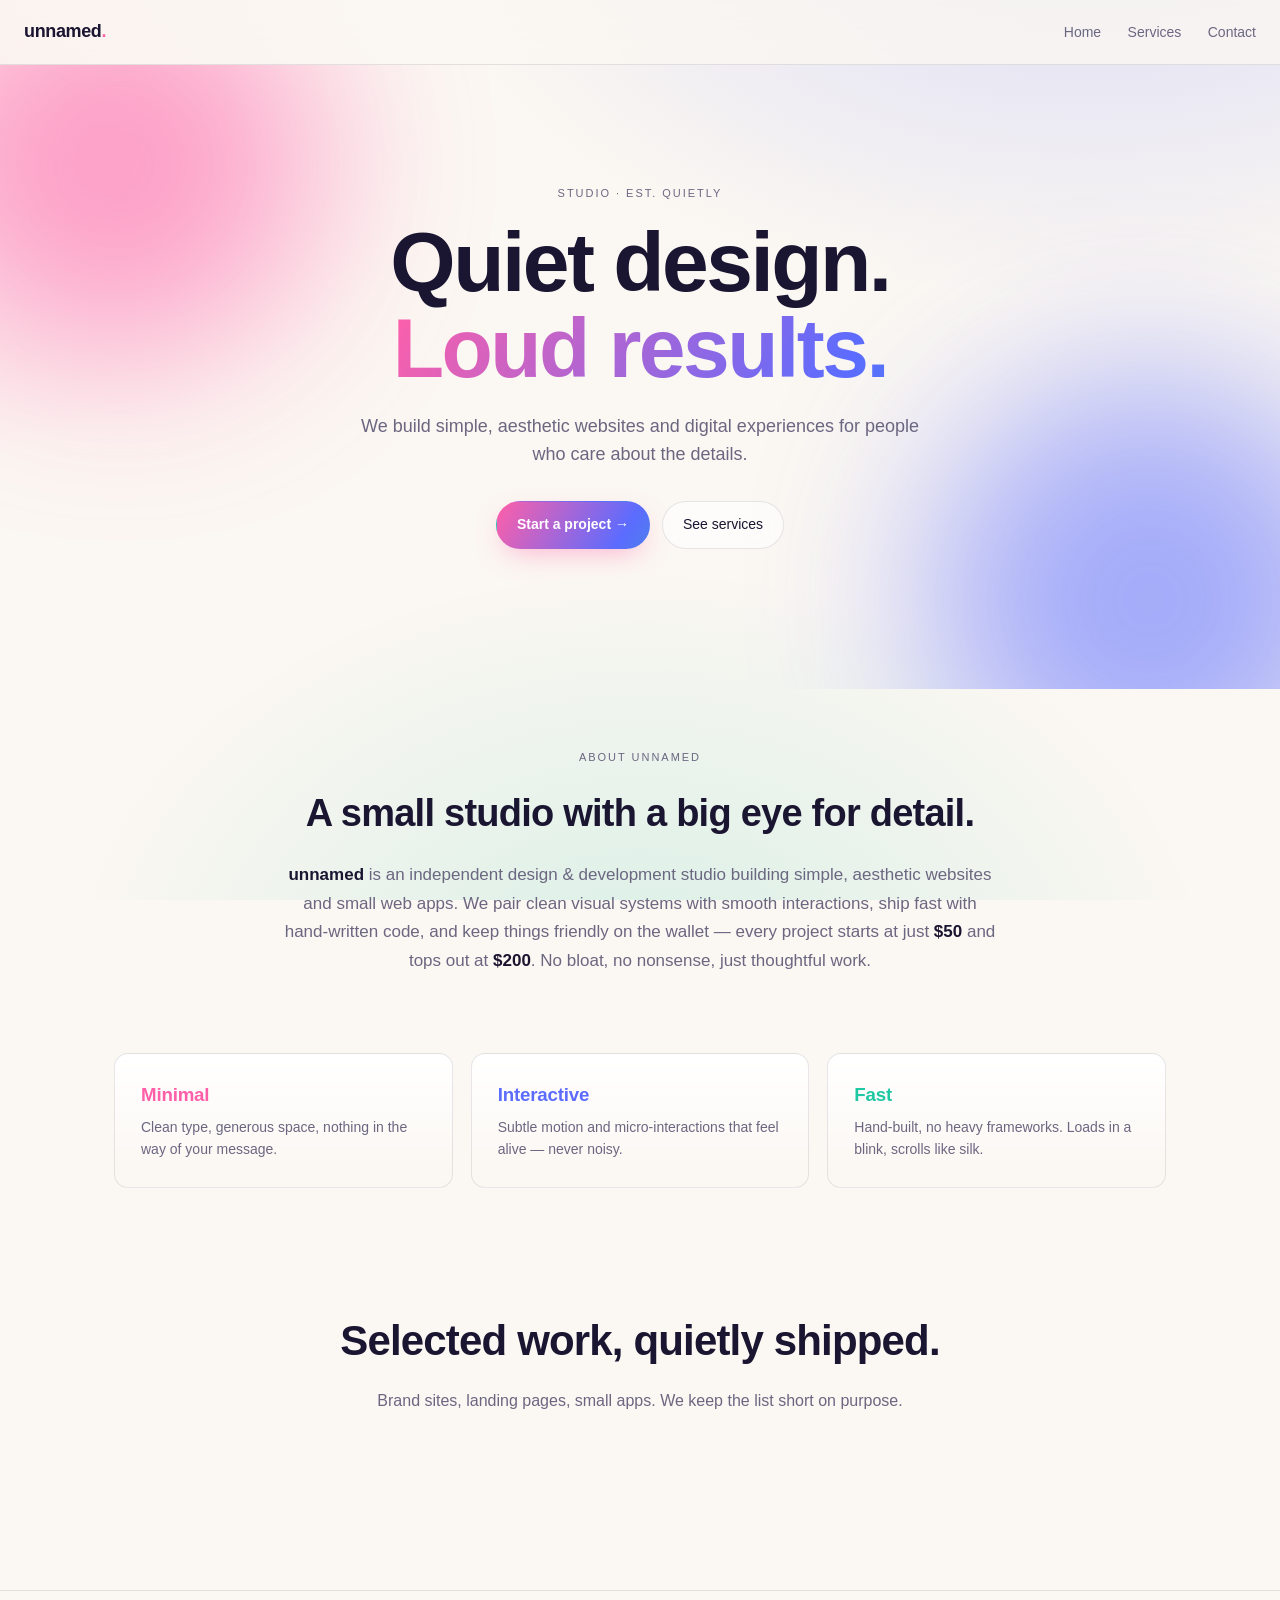
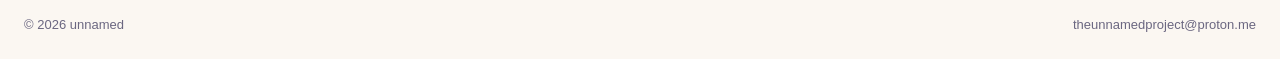
<file: index.html>
<!doctype html>
<html lang="en">
<head>
<meta charset="utf-8" />
<meta name="viewport" content="width=device-width,initial-scale=1" />
<title>unnamed — design & development studio</title>
<meta name="description" content="unnamed is a small studio crafting simple, aesthetic websites and digital experiences." />
<meta property="og:title" content="unnamed" />
<meta property="og:description" content="Quiet design. Loud results." />
<meta property="og:type" content="website" />
<link rel="stylesheet" href="styles.css" />
</head>
<body>
<header class="nav">
  <a class="brand" href="index.html">unnamed<span>.</span></a>
  <nav>
    <a href="index.html" data-nav="home">Home</a>
    <a href="services.html" data-nav="services">Services</a>
    <a href="contact.html" data-nav="contact">Contact</a>
  </nav>
</header>

<main>
  <section class="hero">
    <div class="hero-inner reveal">
      <p class="kicker">studio · est. quietly</p>
      <h1>Quiet design.<br/><span class="grad">Loud results.</span></h1>
      <p class="lead">We build simple, aesthetic websites and digital experiences for people who care about the details.</p>
      <div class="cta-row">
        <a class="btn primary" href="contact.html">Start a project →</a>
        <a class="btn ghost" href="services.html">See services</a>
      </div>
    </div>
    <div class="orb orb-1"></div>
    <div class="orb orb-2"></div>
  </section>

  <section class="container about reveal">
    <p class="kicker center">about unnamed</p>
    <h2 class="about-title">A small studio with a big eye for detail.</h2>
    <p class="about-text">
      <strong>unnamed</strong> is an independent design &amp; development studio building
      simple, aesthetic websites and small web apps. We pair clean visual systems with
      smooth interactions, ship fast with hand-written code, and keep things
      friendly on the wallet — every project starts at just <strong>$50</strong> and
      tops out at <strong>$200</strong>. No bloat, no nonsense, just thoughtful work.
    </p>
  </section>

  <section class="grid-3 container">
    <div class="card reveal">
      <h3>Minimal</h3>
      <p>Clean type, generous space, nothing in the way of your message.</p>
    </div>
    <div class="card reveal">
      <h3>Interactive</h3>
      <p>Subtle motion and micro-interactions that feel alive — never noisy.</p>
    </div>
    <div class="card reveal">
      <h3>Fast</h3>
      <p>Hand-built, no heavy frameworks. Loads in a blink, scrolls like silk.</p>
    </div>
  </section>

  <section class="container band">
    <h2>Selected work, quietly shipped.</h2>
    <p class="muted">Brand sites, landing pages, small apps. We keep the list short on purpose.</p>
  </section>
</main>

<footer class="foot">
  <span>© <span id="yr"></span> unnamed</span>
  <a href="mailto:theunnamedproject@proton.me">theunnamedproject@proton.me</a>
</footer>

<script src="main.js"></script>
</body>
</html>
</file>
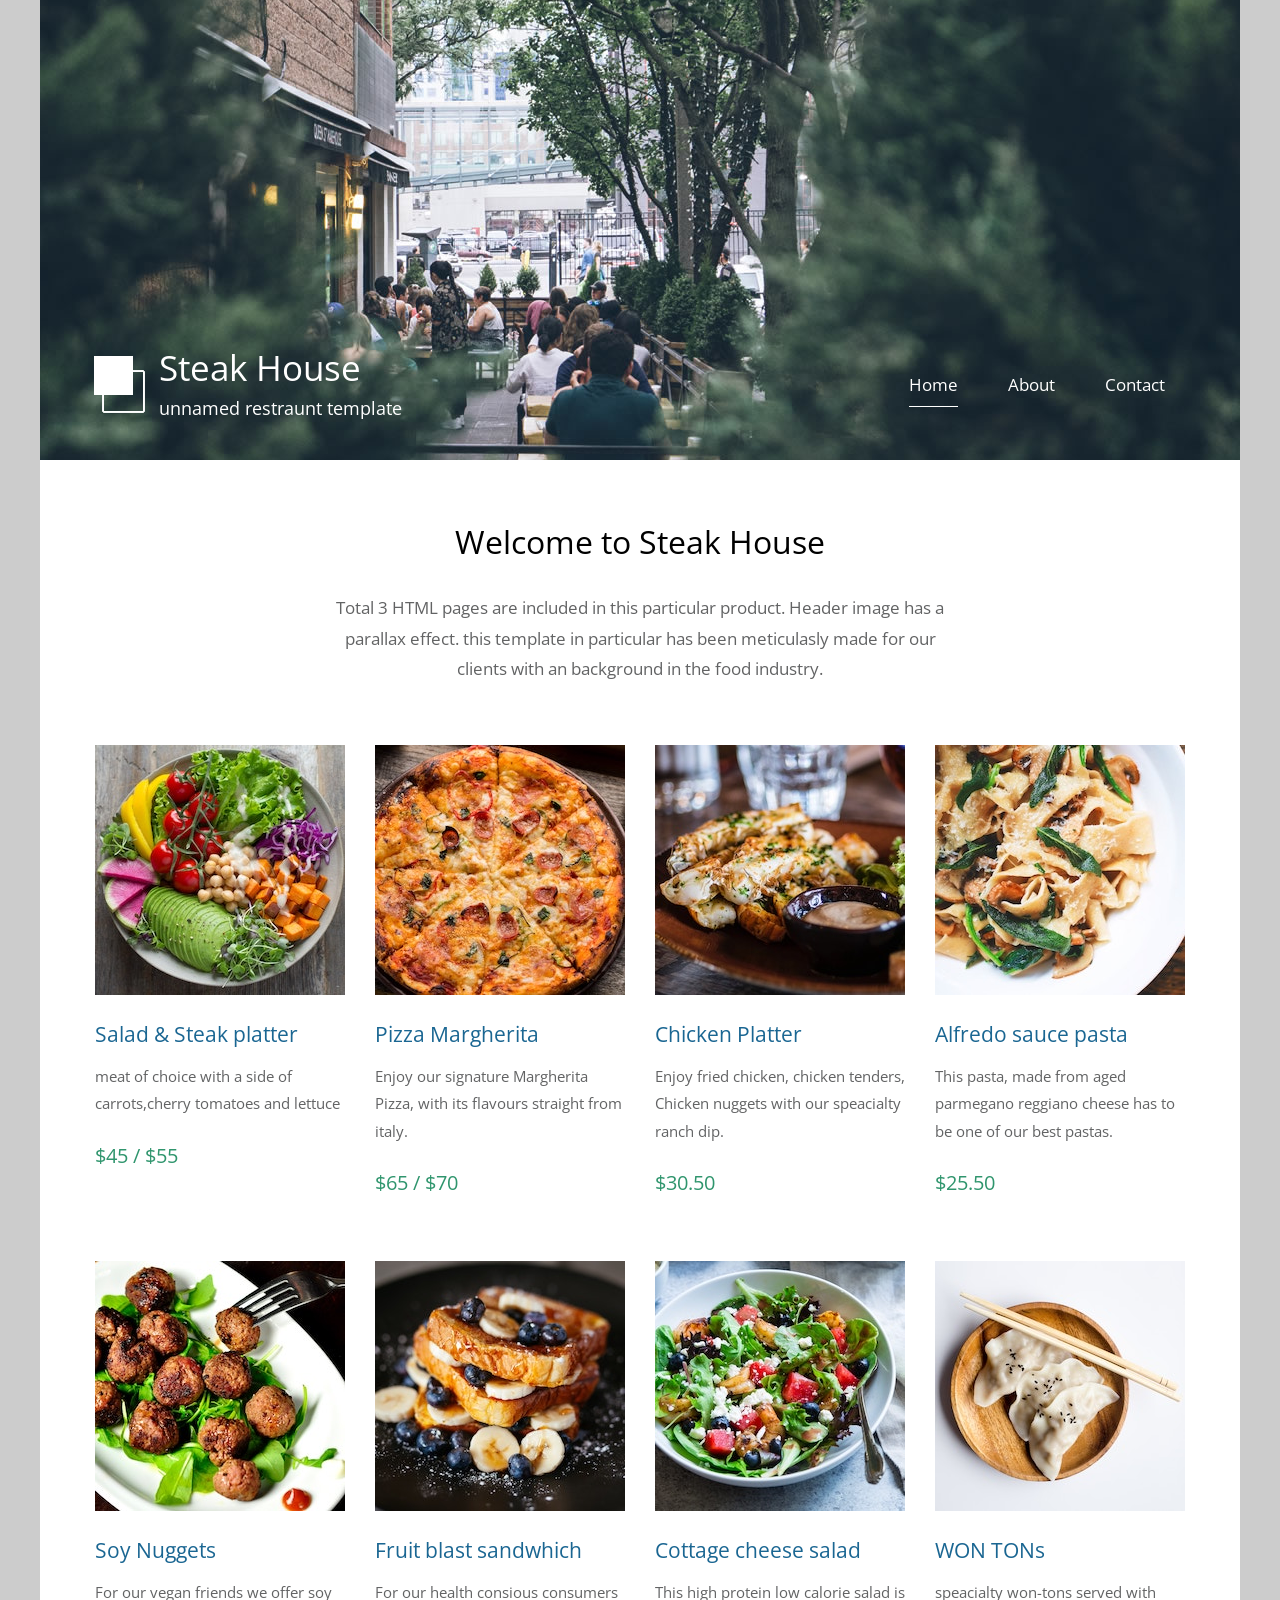
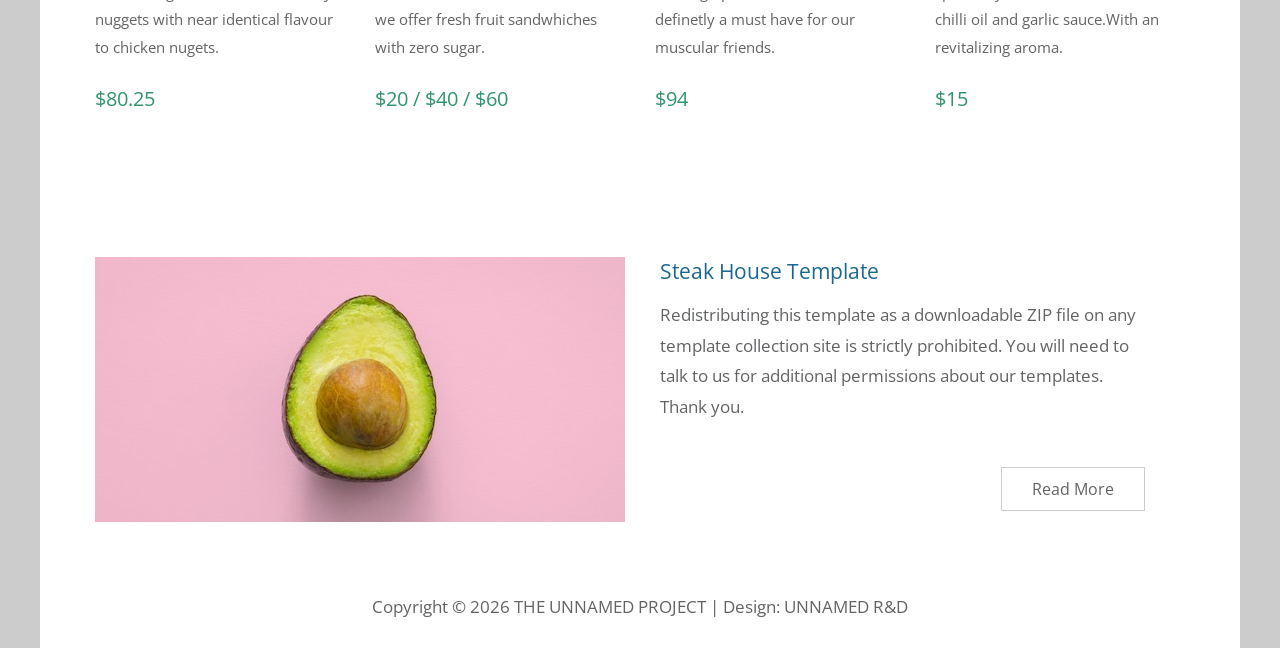
<file: UNNAMED RESTRO TEMPLATE/index.html>
<!DOCTYPE html>
<html>

<head>
	<meta charset="UTF-8" />
    <meta name="viewport" content="width=device-width, initial-scale=1.0" />
    <meta http-equiv="X-UA-Compatible" content="ie=edge" />
    <title>Steak House Template</title>
    <link href="https://fonts.googleapis.com/css?family=Open+Sans:400" rel="stylesheet" />    
	<link href="css/templatemo-style.css" rel="stylesheet" />
</head>
<!--

Simple House

https://templatemo.com/tm-539-simple-house

-->
<body> 

	<div class="container">
	<!-- Top box -->
		<!-- Logo & Site Name -->
		<div class="placeholder">
			<div class="parallax-window" data-parallax="scroll" data-image-src="img/simple-house-01.jpg">
				<div class="tm-header">
					<div class="row tm-header-inner">
						<div class="col-md-6 col-12">
							<img src="img/simple-house-logo.png" alt="Logo" class="tm-site-logo" /> 
							<div class="tm-site-text-box">
								<h1 class="tm-site-title">Steak House</h1>
								<h6 class="tm-site-description">unnamed restraunt template</h6>	
							</div>
						</div>
						<nav class="col-md-6 col-12 tm-nav">
							<ul class="tm-nav-ul">
								<li class="tm-nav-li"><a href="index.html" class="tm-nav-link active">Home</a></li>
								<li class="tm-nav-li"><a href="about.html" class="tm-nav-link">About</a></li>
								<li class="tm-nav-li"><a href="contact.html" class="tm-nav-link">Contact</a></li>
							</ul>
						</nav>	
					</div>
				</div>
			</div>
		</div>

		<main>
			<header class="row tm-welcome-section">
				<h2 class="col-12 text-center tm-section-title">Welcome to Steak House</h2>
				<p class="col-12 text-center">Total 3 HTML pages are included in this particular product. Header image has a parallax effect. this template in particular has been meticulasly made for our clients with an background in the food industry.</p>
			</header>
			
			

			<!-- Gallery -->
			<div class="row tm-gallery">
				<!-- gallery page 1 -->
				<div id="tm-gallery-page-pizza" class="tm-gallery-page">
					<article class="col-lg-3 col-md-4 col-sm-6 col-12 tm-gallery-item">
						<figure>
							<img src="img/gallery/01.jpg" alt="Image" class="img-fluid tm-gallery-img" />
							<figcaption>
								<h4 class="tm-gallery-title">Salad & Steak platter</h4>
								<p class="tm-gallery-description">meat of choice with a side of carrots,cherry tomatoes and lettuce</p>
								<p class="tm-gallery-price">$45 / $55</p>
							</figcaption>
						</figure>
					</article>
					<article class="col-lg-3 col-md-4 col-sm-6 col-12 tm-gallery-item">
						<figure>
							<img src="img/gallery/02.jpg" alt="Image" class="img-fluid tm-gallery-img" />
							<figcaption>
								<h4 class="tm-gallery-title">Pizza Margherita </h4>
								<p class="tm-gallery-description">Enjoy our signature Margherita Pizza, with its flavours straight from italy.</p>
								<p class="tm-gallery-price">$65 / $70</p>
							</figcaption>
						</figure>
					</article>
					<article class="col-lg-3 col-md-4 col-sm-6 col-12 tm-gallery-item">
						<figure>
							<img src="img/gallery/03.jpg" alt="Image" class="img-fluid tm-gallery-img" />
							<figcaption>
								<h4 class="tm-gallery-title">Chicken Platter</h4>
								<p class="tm-gallery-description">Enjoy fried chicken, chicken tenders, Chicken nuggets with our speacialty ranch dip.</p>
								<p class="tm-gallery-price">$30.50</p>
							</figcaption>
						</figure>
					</article>
					<article class="col-lg-3 col-md-4 col-sm-6 col-12 tm-gallery-item">
						<figure>
							<img src="img/gallery/04.jpg" alt="Image" class="img-fluid tm-gallery-img" />
							<figcaption>
								<h4 class="tm-gallery-title">Alfredo sauce pasta</h4>
								<p class="tm-gallery-description">This pasta, made from aged parmegano reggiano cheese has to be one of our best pastas.</p>
								<p class="tm-gallery-price">$25.50</p>
							</figcaption>
						</figure>
					</article>
					<article class="col-lg-3 col-md-4 col-sm-6 col-12 tm-gallery-item">
						<figure>
							<img src="img/gallery/05.jpg" alt="Image" class="img-fluid tm-gallery-img" />
							<figcaption>
								<h4 class="tm-gallery-title">Soy Nuggets</h4>
								<p class="tm-gallery-description">For our vegan friends we offer soy nuggets with near identical flavour to chicken nugets.</p>
								<p class="tm-gallery-price">$80.25</p>
							</figcaption>
						</figure>
					</article>
					<article class="col-lg-3 col-md-4 col-sm-6 col-12 tm-gallery-item">
						<figure>
							<img src="img/gallery/06.jpg" alt="Image" class="img-fluid tm-gallery-img" />
							<figcaption>
								<h4 class="tm-gallery-title">Fruit blast sandwhich</h4>
								<p class="tm-gallery-description">For our health consious consumers we offer fresh fruit sandwhiches with zero sugar.</p>
								<p class="tm-gallery-price">$20 / $40 / $60</p>
							</figcaption>
						</figure>
					</article>
					<article class="col-lg-3 col-md-4 col-sm-6 col-12 tm-gallery-item">
						<figure>
							<img src="img/gallery/07.jpg" alt="Image" class="img-fluid tm-gallery-img" />
							<figcaption>
								<h4 class="tm-gallery-title">Cottage cheese salad</h4>
								<p class="tm-gallery-description">This high protein low calorie salad is definetly a must have for our muscular friends.</p>
								<p class="tm-gallery-price">$94</p>
							</figcaption>
						</figure>
					</article>
					<article class="col-lg-3 col-md-4 col-sm-6 col-12 tm-gallery-item">
						<figure>
							<img src="img/gallery/08.jpg" alt="Image" class="img-fluid tm-gallery-img" />
							<figcaption>
								<h4 class="tm-gallery-title">WON TONs</h4>
								<p class="tm-gallery-description">speacialty won-tons served with chilli oil and garlic sauce.With an revitalizing aroma.</p>
								<p class="tm-gallery-price">$15</p>
							</figcaption>
						</figure>
					</article>
				</div> <!-- gallery page 1 -->
				
				<!-- gallery page 2 -->
				<div id="tm-gallery-page-salad" class="tm-gallery-page hidden">
					<article class="col-lg-3 col-md-4 col-sm-6 col-12 tm-gallery-item">
						<figure>
							<img src="img/gallery/04.jpg" alt="Image" class="img-fluid tm-gallery-img" />
							<figcaption>
								<h4 class="tm-gallery-title">Salad Menu One</h4>
								<p class="tm-gallery-description">Proin eu velit egestas, viverra sapien eget, consequat nunc. Vestibulum tristique</p>
								<p class="tm-gallery-price">$25</p>
							</figcaption>
						</figure>
					</article>
					<article class="col-lg-3 col-md-4 col-sm-6 col-12 tm-gallery-item">
						<figure>
							<img src="img/gallery/03.jpg" alt="Image" class="img-fluid tm-gallery-img" />
							<figcaption>
								<h4 class="tm-gallery-title">Second Title Salad</h4>
								<p class="tm-gallery-description">Proin eu velit egestas, viverra sapien eget, consequat nunc. Vestibulum tristique</p>
								<p class="tm-gallery-price">$30</p>
							</figcaption>
						</figure>
					</article>
					<article class="col-lg-3 col-md-4 col-sm-6 col-12 tm-gallery-item">
						<figure>
							<img src="img/gallery/05.jpg" alt="Image" class="img-fluid tm-gallery-img" />
							<figcaption>
								<h4 class="tm-gallery-title">Third Salad Item</h4>
								<p class="tm-gallery-description">Proin eu velit egestas, viverra sapien eget, consequat nunc. Vestibulum tristique</p>
								<p class="tm-gallery-price">$45</p>
							</figcaption>
						</figure>
					</article>
					<article class="col-lg-3 col-md-4 col-sm-6 col-12 tm-gallery-item">
						<figure>
							<img src="img/gallery/01.jpg" alt="Image" class="img-fluid tm-gallery-img" />
							<figcaption>
								<h4 class="tm-gallery-title">Superior Salad</h4>
								<p class="tm-gallery-description">Proin eu velit egestas, viverra sapien eget, consequat nunc. Vestibulum tristique</p>
								<p class="tm-gallery-price">$50</p>
							</figcaption>
						</figure>
					</article>
					<article class="col-lg-3 col-md-4 col-sm-6 col-12 tm-gallery-item">
						<figure>
							<img src="img/gallery/08.jpg" alt="Image" class="img-fluid tm-gallery-img" />
							<figcaption>
								<h4 class="tm-gallery-title">Sed ultricies dui</h4>
								<p class="tm-gallery-description">Proin eu velit egestas, viverra sapien eget, consequat nunc. Vestibulum tristique</p>
								<p class="tm-gallery-price">$55 / $60</p>
							</figcaption>
						</figure>
					</article>
					<article class="col-lg-3 col-md-4 col-sm-6 col-12 tm-gallery-item">
						<figure>
							<img src="img/gallery/07.jpg" alt="Image" class="img-fluid tm-gallery-img" />
							<figcaption>
								<h4 class="tm-gallery-title">Maecenas eget justo</h4>
								<p class="tm-gallery-description">Proin eu velit egestas, viverra sapien eget, consequat nunc. Vestibulum tristique</p>
								<p class="tm-gallery-price">$75</p>
							</figcaption>
						</figure>
					</article>
				</div> <!-- gallery page 2 -->
				
				<!-- gallery page 3 -->
				<div id="tm-gallery-page-noodle" class="tm-gallery-page hidden">
					<article class="col-lg-3 col-md-4 col-sm-6 col-12 tm-gallery-item">
						<figure>
							<img src="img/gallery/08.jpg" alt="Image" class="img-fluid tm-gallery-img" />
							<figcaption>
								<h4 class="tm-gallery-title">Noodle One</h4>
								<p class="tm-gallery-description">Orci varius natoque penatibus et magnis dis parturient montes, nascetur ridiculus mus.</p>
								<p class="tm-gallery-price">$12.50</p>
							</figcaption>
						</figure>
					</article>
					<article class="col-lg-3 col-md-4 col-sm-6 col-12 tm-gallery-item">
						<figure>
							<img src="img/gallery/07.jpg" alt="Image" class="img-fluid tm-gallery-img" />
							<figcaption>
								<h4 class="tm-gallery-title">Noodle Second</h4>
								<p class="tm-gallery-description">Orci varius natoque penatibus et magnis dis parturient montes, nascetur ridiculus mus.</p>
								<p class="tm-gallery-price">$15.50</p>
							</figcaption>
						</figure>
					</article>
					<article class="col-lg-3 col-md-4 col-sm-6 col-12 tm-gallery-item">
						<figure>
							<img src="img/gallery/06.jpg" alt="Image" class="img-fluid tm-gallery-img" />
							<figcaption>
								<h4 class="tm-gallery-title">Third Soft Noodle</h4>
								<p class="tm-gallery-description">Orci varius natoque penatibus et magnis dis parturient montes, nascetur ridiculus mus.</p>
								<p class="tm-gallery-price">$20.50</p>
							</figcaption>
						</figure>
					</article>
					<article class="col-lg-3 col-md-4 col-sm-6 col-12 tm-gallery-item">
						<figure>
							<img src="img/gallery/05.jpg" alt="Image" class="img-fluid tm-gallery-img" />
							<figcaption>
								<h4 class="tm-gallery-title">Aliquam sagittis</h4>
								<p class="tm-gallery-description">Orci varius natoque penatibus et magnis dis parturient montes, nascetur ridiculus mus.</p>
								<p class="tm-gallery-price">$30.25</p>
							</figcaption>
						</figure>
					</article>
					<article class="col-lg-3 col-md-4 col-sm-6 col-12 tm-gallery-item">
						<figure>
							<img src="img/gallery/04.jpg" alt="Image" class="img-fluid tm-gallery-img" />
							<figcaption>
								<h4 class="tm-gallery-title">Maecenas eget justo</h4>
								<p class="tm-gallery-description">Orci varius natoque penatibus et magnis dis parturient montes, nascetur ridiculus mus.</p>
								<p class="tm-gallery-price">$35.50</p>
							</figcaption>
						</figure>
					</article>
					<article class="col-lg-3 col-md-4 col-sm-6 col-12 tm-gallery-item">
						<figure>
							<img src="img/gallery/03.jpg" alt="Image" class="img-fluid tm-gallery-img" />
							<figcaption>
								<h4 class="tm-gallery-title">Quisque et felis eros</h4>
								<p class="tm-gallery-description">Orci varius natoque penatibus et magnis dis parturient montes, nascetur ridiculus mus.</p>
								<p class="tm-gallery-price">$40.50</p>
							</figcaption>
						</figure>
					</article>

				</div> <!-- gallery page 3 -->
			</div>
			<div class="tm-section tm-container-inner">
				<div class="row">
					<div class="col-md-6">
						<figure class="tm-description-figure">
							<img src="img/img-01.jpg" alt="Image" class="img-fluid" />
						</figure>
					</div>
					<div class="col-md-6">
						<div class="tm-description-box"> 
							<h4 class="tm-gallery-title">Steak House Template</h4>
							<p class="tm-mb-45">Redistributing this template as a downloadable ZIP file on any template collection site is strictly prohibited. You will need to talk to us for additional permissions about our templates. Thank you.</p>
							<a href="about.html" class="tm-btn tm-btn-default tm-right">Read More</a>
						</div>
					</div>
				</div>
			</div>
		</main>

		<footer class="tm-footer text-center">
			<p>Copyright &copy; 2026 	THE UNNAMED PROJECT 
            
            | Design: <a rel="nofollow" href="http://unnamed.theworkpc.com">UNNAMED R&D</a></p>
		</footer>
	</div>
	<script src="js/jquery.min.js"></script>
	<script src="js/parallax.min.js"></script>
	<script>
		$(document).ready(function(){
			// Handle click on paging links
			$('.tm-paging-link').click(function(e){
				e.preventDefault();
				
				var page = $(this).text().toLowerCase();
				$('.tm-gallery-page').addClass('hidden');
				$('#tm-gallery-page-' + page).removeClass('hidden');
				$('.tm-paging-link').removeClass('active');
				$(this).addClass("active");
			});
		});
	</script>
</body>
</html>
</file>
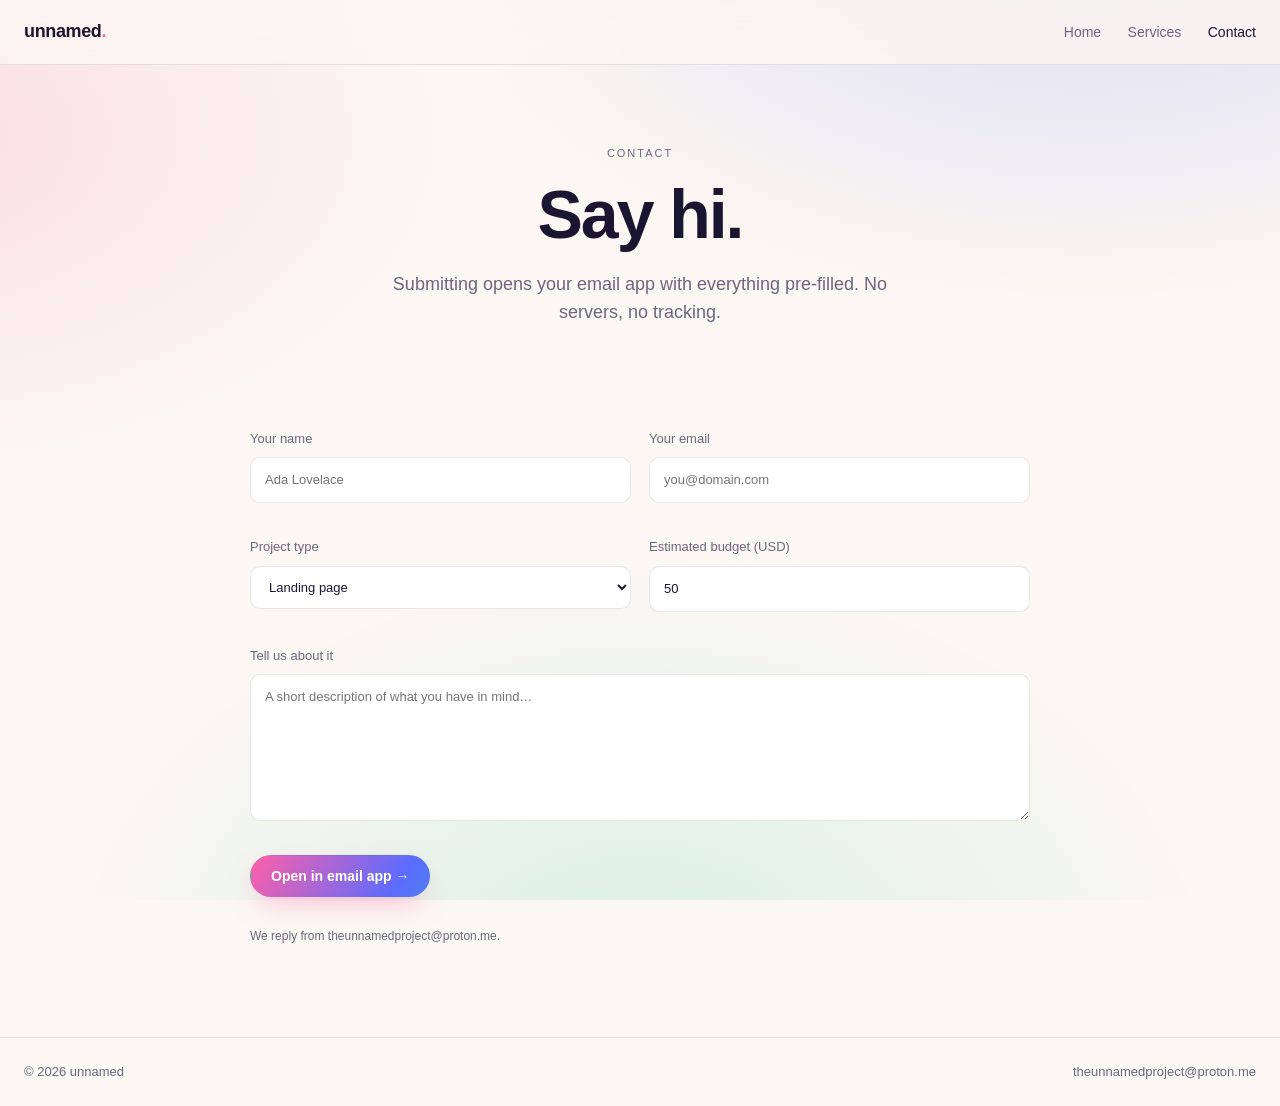
<file: contact.html>
<!doctype html>
<html lang="en">
<head>
<meta charset="utf-8" />
<meta name="viewport" content="width=device-width,initial-scale=1" />
<title>Contact — unnamed</title>
<meta name="description" content="Get in touch with unnamed. Opens your email app — no servers, no tracking." />
<link rel="stylesheet" href="styles.css" />
</head>
<body>
<header class="nav">
  <a class="brand" href="index.html">unnamed<span>.</span></a>
  <nav>
    <a href="index.html">Home</a>
    <a href="services.html">Services</a>
    <a href="contact.html" class="active">Contact</a>
  </nav>
</header>

<main class="container">
  <section class="page-head reveal">
    <p class="kicker">contact</p>
    <h1>Say hi.</h1>
    <p class="lead">Submitting opens your email app with everything pre-filled. No servers, no tracking.</p>
  </section>

  <form id="contactForm" class="contact reveal" novalidate>
    <label class="field"><span>Your name</span><input required name="name" type="text" placeholder="Ada Lovelace" /></label>
    <label class="field"><span>Your email</span><input required name="email" type="email" placeholder="you@domain.com" /></label>
    <label class="field"><span>Project type</span>
      <select name="type">
        <option>Landing page</option>
        <option>Brand site</option>
        <option>Web app MVP</option>
        <option>Redesign</option>
        <option>Other</option>
      </select>
    </label>
    <label class="field"><span>Estimated budget (USD)</span><input name="budget" type="number" min="50" max="200" value="50" /></label>
    <label class="field full"><span>Tell us about it</span><textarea required name="message" rows="6" placeholder="A short description of what you have in mind…"></textarea></label>
    <button class="btn primary" type="submit">Open in email app →</button>
    <p class="muted small">We reply from <a href="mailto:theunnamedproject@proton.me">theunnamedproject@proton.me</a>.</p>
  </form>
</main>

<footer class="foot">
  <span>© <span id="yr"></span> unnamed</span>
  <a href="mailto:theunnamedproject@proton.me">theunnamedproject@proton.me</a>
</footer>

<script src="main.js"></script>
<script src="contact.js"></script>
</body>
</html>
</file>
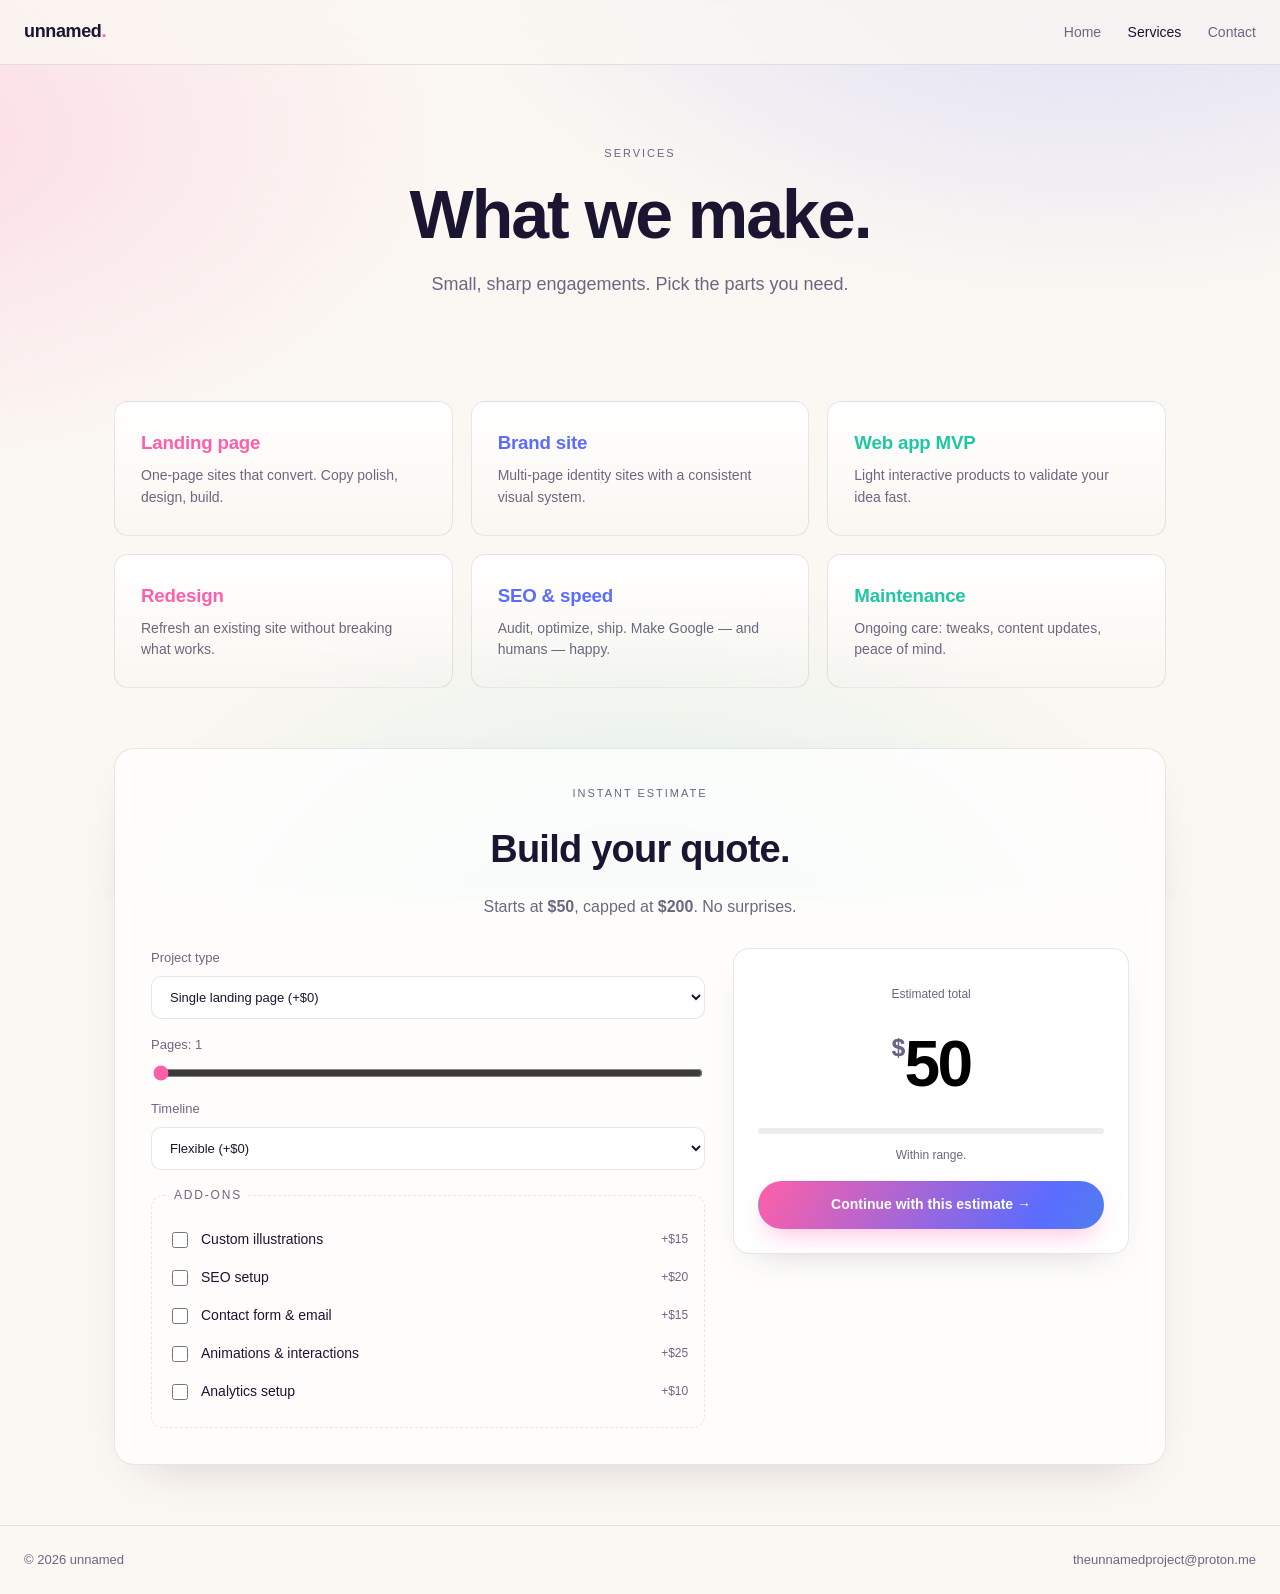
<file: services.html>
<!doctype html>
<html lang="en">
<head>
<meta charset="utf-8" />
<meta name="viewport" content="width=device-width,initial-scale=1" />
<title>Services — unnamed</title>
<meta name="description" content="Services and an instant estimate calculator from $50 to $200." />
<link rel="stylesheet" href="styles.css" />
</head>
<body>
<header class="nav">
  <a class="brand" href="index.html">unnamed<span>.</span></a>
  <nav>
    <a href="index.html">Home</a>
    <a href="services.html" class="active">Services</a>
    <a href="contact.html">Contact</a>
  </nav>
</header>

<main class="container">
  <section class="page-head reveal">
    <p class="kicker">services</p>
    <h1>What we make.</h1>
    <p class="lead">Small, sharp engagements. Pick the parts you need.</p>
  </section>

  <section class="grid-3">
    <div class="card reveal"><h3>Landing page</h3><p>One-page sites that convert. Copy polish, design, build.</p></div>
    <div class="card reveal"><h3>Brand site</h3><p>Multi-page identity sites with a consistent visual system.</p></div>
    <div class="card reveal"><h3>Web app MVP</h3><p>Light interactive products to validate your idea fast.</p></div>
    <div class="card reveal"><h3>Redesign</h3><p>Refresh an existing site without breaking what works.</p></div>
    <div class="card reveal"><h3>SEO &amp; speed</h3><p>Audit, optimize, ship. Make Google — and humans — happy.</p></div>
    <div class="card reveal"><h3>Maintenance</h3><p>Ongoing care: tweaks, content updates, peace of mind.</p></div>
  </section>

  <section class="estimator reveal" id="estimate">
    <div class="est-head">
      <p class="kicker">instant estimate</p>
      <h2>Build your quote.</h2>
      <p class="muted">Starts at <strong>$50</strong>, capped at <strong>$200</strong>. No surprises.</p>
    </div>

    <div class="est-grid">
      <div class="est-controls">
        <label class="field">
          <span>Project type</span>
          <select id="type">
            <option value="0">Single landing page (+$0)</option>
            <option value="40">Brand site, 3–5 pages (+$40)</option>
            <option value="80">Small web app (+$80)</option>
            <option value="30">Redesign of existing site (+$30)</option>
          </select>
        </label>

        <label class="field">
          <span>Pages: <output id="pagesOut">1</output></span>
          <input type="range" id="pages" min="1" max="10" value="1" />
        </label>

        <label class="field">
          <span>Timeline</span>
          <select id="timeline">
            <option value="0">Flexible (+$0)</option>
            <option value="20">2–4 weeks (+$20)</option>
            <option value="50">Rush, &lt; 1 week (+$50)</option>
          </select>
        </label>

        <fieldset class="addons">
          <legend>Add-ons</legend>
          <label><input type="checkbox" value="15" data-addon> Custom illustrations <em>+$15</em></label>
          <label><input type="checkbox" value="20" data-addon> SEO setup <em>+$20</em></label>
          <label><input type="checkbox" value="15" data-addon> Contact form &amp; email <em>+$15</em></label>
          <label><input type="checkbox" value="25" data-addon> Animations &amp; interactions <em>+$25</em></label>
          <label><input type="checkbox" value="10" data-addon> Analytics setup <em>+$10</em></label>
        </fieldset>
      </div>

      <aside class="est-result">
        <p class="muted small">Estimated total</p>
        <div class="price"><span class="currency">$</span><span id="total" color="black">50</span></div>
        <div class="bar"><div class="bar-fill" id="bar"></div></div>
        <p class="muted small" id="capNote">Within range.</p>
        <a id="estCta" class="btn primary block" href="contact.html">Continue with this estimate →</a>
      </aside>
    </div>
  </section>
</main>

<footer class="foot">
  <span>© <span id="yr"></span> unnamed</span>
  <a href="mailto:theunnamedproject@proton.me">theunnamedproject@proton.me</a>
</footer>

<script src="main.js"></script>
<script src="estimate.js"></script>
</body>
</html>
</file>
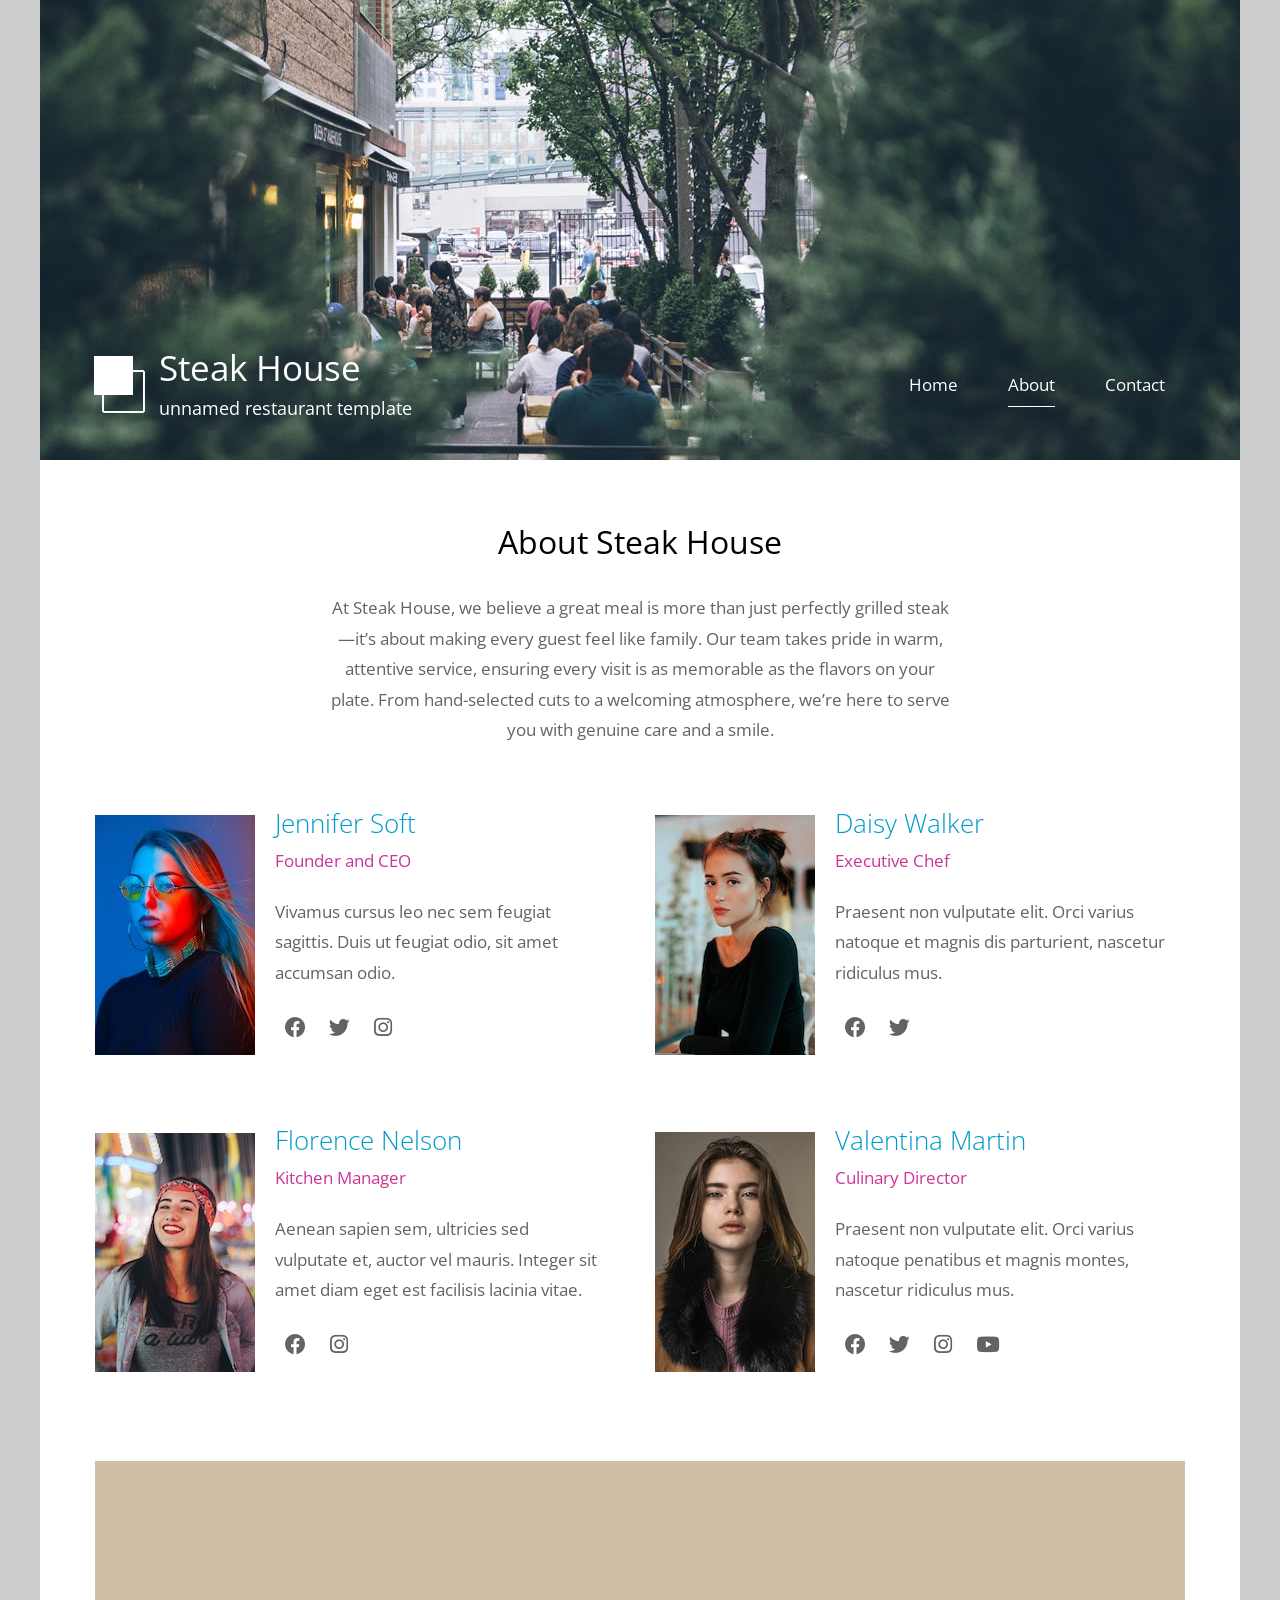
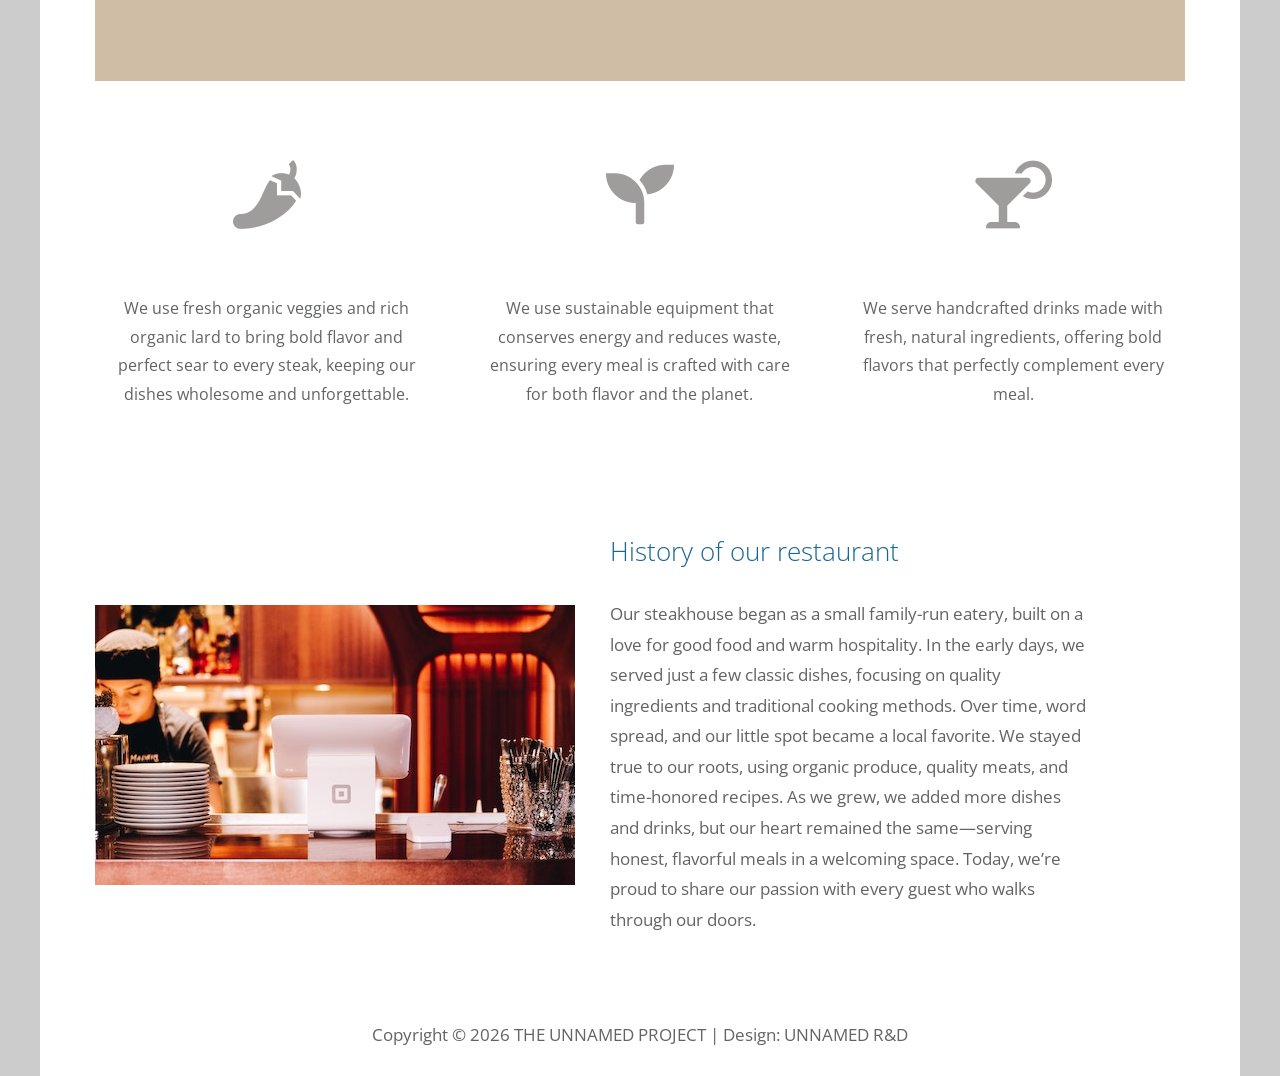
<file: UNNAMED RESTRO TEMPLATE/about.html>
<!DOCTYPE html>
<html>

<head>
	<meta charset="UTF-8" />
    <meta name="viewport" content="width=device-width, initial-scale=1.0" />
    <meta http-equiv="X-UA-Compatible" content="ie=edge" />
    <title>Steak House - About Page</title>
    <link href="https://fonts.googleapis.com/css?family=Open+Sans:300,400" rel="stylesheet" />
    <link href="css/all.min.css" rel="stylesheet" />
	<link href="css/templatemo-style.css" rel="stylesheet" />
</head>
<!--

Simple House

https://templatemo.com/tm-539-simple-house

-->
<body> 

	<div class="container">
	<!-- Top box -->
		<!-- Logo & Site Name -->
		<div class="placeholder">
			<div class="parallax-window" data-parallax="scroll" data-image-src="img/simple-house-01.jpg">
				<div class="tm-header">
					<div class="row tm-header-inner">
						<div class="col-md-6 col-12">
							<img src="img/simple-house-logo.png" alt="Logo" class="tm-site-logo" /> 
							<div class="tm-site-text-box">
								<h1 class="tm-site-title">Steak House</h1>
								<h6 class="tm-site-description">unnamed restaurant template</h6>	
							</div>
						</div>
						<nav class="col-md-6 col-12 tm-nav">
							<ul class="tm-nav-ul">
								<li class="tm-nav-li"><a href="index.html" class="tm-nav-link">Home</a></li>
								<li class="tm-nav-li"><a href="about.html" class="tm-nav-link active">About</a></li>
								<li class="tm-nav-li"><a href="contact.html" class="tm-nav-link">Contact</a></li>
							</ul>
						</nav>	
					</div>
				</div>
			</div>
		</div>

		<main>
			<header class="row tm-welcome-section">
				<h2 class="col-12 text-center tm-section-title">About Steak House</h2>
				<p class="col-12 text-center">At Steak House, we believe a great meal is more than just perfectly grilled steak—it’s about making every guest feel like family. Our team takes pride in warm, attentive service, ensuring every visit is as memorable as the flavors on your plate. From hand-selected cuts to a welcoming atmosphere, we’re here to serve you with genuine care and a smile.</p>
			</header>

			<div class="tm-container-inner tm-persons">
				<div class="row">
					<article class="col-lg-6">
						<figure class="tm-person">
							<img src="img/about-01.jpg" alt="Image" class="img-fluid tm-person-img" />
							<figcaption class="tm-person-description">
								<h4 class="tm-person-name">Jennifer Soft</h4>
								<p class="tm-person-title">Founder and CEO</p>
								<p class="tm-person-about">Vivamus cursus leo nec sem feugiat sagittis.
								Duis ut feugiat odio, sit amet accumsan
								odio.</p>
								<div>
									<a href="https://fb.com" class="tm-social-link"><i class="fab fa-facebook tm-social-icon"></i></a>
									<a href="https://twitter.com" class="tm-social-link"><i class="fab fa-twitter tm-social-icon"></i></a>
									<a href="https://instagram.com" class="tm-social-link"><i class="fab fa-instagram tm-social-icon"></i></a>
								</div>
							</figcaption>
						</figure>
					</article>
					<article class="col-lg-6">
						<figure class="tm-person">
							<img src="img/about-02.jpg" alt="Image" class="img-fluid tm-person-img" />
							<figcaption class="tm-person-description">
								<h4 class="tm-person-name">Daisy Walker</h4>
								<p class="tm-person-title">Executive Chef</p>
								<p class="tm-person-about">Praesent non vulputate elit. Orci varius
								natoque et magnis dis parturient, nascetur ridiculus mus.</p>
								<div>
									<a href="https://fb.com" class="tm-social-link"><i class="fab fa-facebook tm-social-icon"></i></a>
									<a href="https://twitter.com" class="tm-social-link"><i class="fab fa-twitter tm-social-icon"></i></a>
								</div>
							</figcaption>
						</figure>
					</article>
					<article class="col-lg-6">
						<figure class="tm-person">
							<img src="img/about-03.jpg" alt="Image" class="img-fluid tm-person-img" />
							<figcaption class="tm-person-description">
								<h4 class="tm-person-name">Florence Nelson</h4>
								<p class="tm-person-title">Kitchen Manager</p>
								<p class="tm-person-about">Aenean sapien sem, ultricies sed vulputate
								et, auctor vel mauris. Integer sit amet diam eget est facilisis lacinia vitae.</p>
								<div>
									<a href="https://fb.com" class="tm-social-link"><i class="fab fa-facebook tm-social-icon"></i></a>
									<a href="https://instagram.com" class="tm-social-link"><i class="fab fa-instagram tm-social-icon"></i></a>
								</div>
							</figcaption>
						</figure>
					</article>
					<article class="col-lg-6">
						<figure class="tm-person">
							<img src="img/about-04.jpg" alt="Image" class="img-fluid tm-person-img" />
							<figcaption class="tm-person-description">
								<h4 class="tm-person-name">Valentina Martin</h4>
								<p class="tm-person-title">Culinary Director</p>
								<p class="tm-person-about">Praesent non vulputate elit. Orci varius
								natoque penatibus et magnis montes, nascetur ridiculus mus.</p>
								<div>
									<a href="https://fb.com" class="tm-social-link"><i class="fab fa-facebook tm-social-icon"></i></a>
									<a href="https://twitter.com" class="tm-social-link"><i class="fab fa-twitter tm-social-icon"></i></a>
									<a href="https://instagram.com" class="tm-social-link"><i class="fab fa-instagram tm-social-icon"></i></a>
									<a href="https://youtube.com" class="tm-social-link"><i class="fab fa-youtube tm-social-icon"></i></a>
								</div>
							</figcaption>
						</figure>
					</article>
				</div>
			</div>
			<div class="tm-container-inner tm-featured-image">
				<div class="row">
					<div class="col-12">
						<div class="placeholder-2">
							<div class="parallax-window-2" data-parallax="scroll" data-image-src="img/about-05.jpg"></div>		
						</div>
					</div>
				</div>
			</div>
			<div class="tm-container-inner tm-features">
				<div class="row">
					<div class="col-lg-4">
						<div class="tm-feature">
							<i class="fas fa-4x fa-pepper-hot tm-feature-icon"></i>
							<p class="tm-feature-description">We use fresh organic veggies and rich organic lard to bring bold flavor and perfect sear to every steak, keeping our dishes wholesome and unforgettable.</p>
							
						</div>
					</div>
					<div class="col-lg-4">
						<div class="tm-feature">
							<i class="fas fa-4x fa-seedling tm-feature-icon"></i>
							<p class="tm-feature-description">We use sustainable equipment that conserves energy and reduces waste, ensuring every meal is crafted with care for both flavor and the planet.</p>
							
						</div>
					</div>
					<div class="col-lg-4">
						<div class="tm-feature">
							<i class="fas fa-4x fa-cocktail tm-feature-icon"></i>
							<p class="tm-feature-description">We serve handcrafted drinks made with fresh, natural ingredients, offering bold flavors that perfectly complement every meal.</p>
							
						</div>
					</div>
				</div>
			</div>
			<div class="tm-container-inner tm-history">
				<div class="row">
					<div class="col-12">
						<div class="tm-history-inner">
							<img src="img/about-06.jpg" alt="Image" class="img-fluid tm-history-img" />
							<div class="tm-history-text"> 
								<h4 class="tm-history-title">History of our restaurant</h4>
								<p class="tm-mb-p">Our steakhouse began as a small family-run eatery, built on a love for good food and warm hospitality. In the early days, we served just a few classic dishes, focusing on quality ingredients and traditional cooking methods. Over time, word spread, and our little spot became a local favorite. We stayed true to our roots, using organic produce, quality meats, and time-honored recipes. As we grew, we added more dishes and drinks, but our heart remained the same—serving honest, flavorful meals in a welcoming space. Today, we’re proud to share our passion with every guest who walks through our doors.</p>
								
							</div>
						</div>	
					</div>
				</div>
			</div>
		</main>

		<footer class="tm-footer text-center">
			<p>Copyright &copy; 2026 THE UNNAMED PROJECT 
            
            | Design: <a rel="nofollow" href="http://unnamed.theworkpc.com">UNNAMED R&D</a></p>
		</footer>
	</div>
	<script src="js/jquery.min.js"></script>
	<script src="js/parallax.min.js"></script>
</body>
</html>
</file>
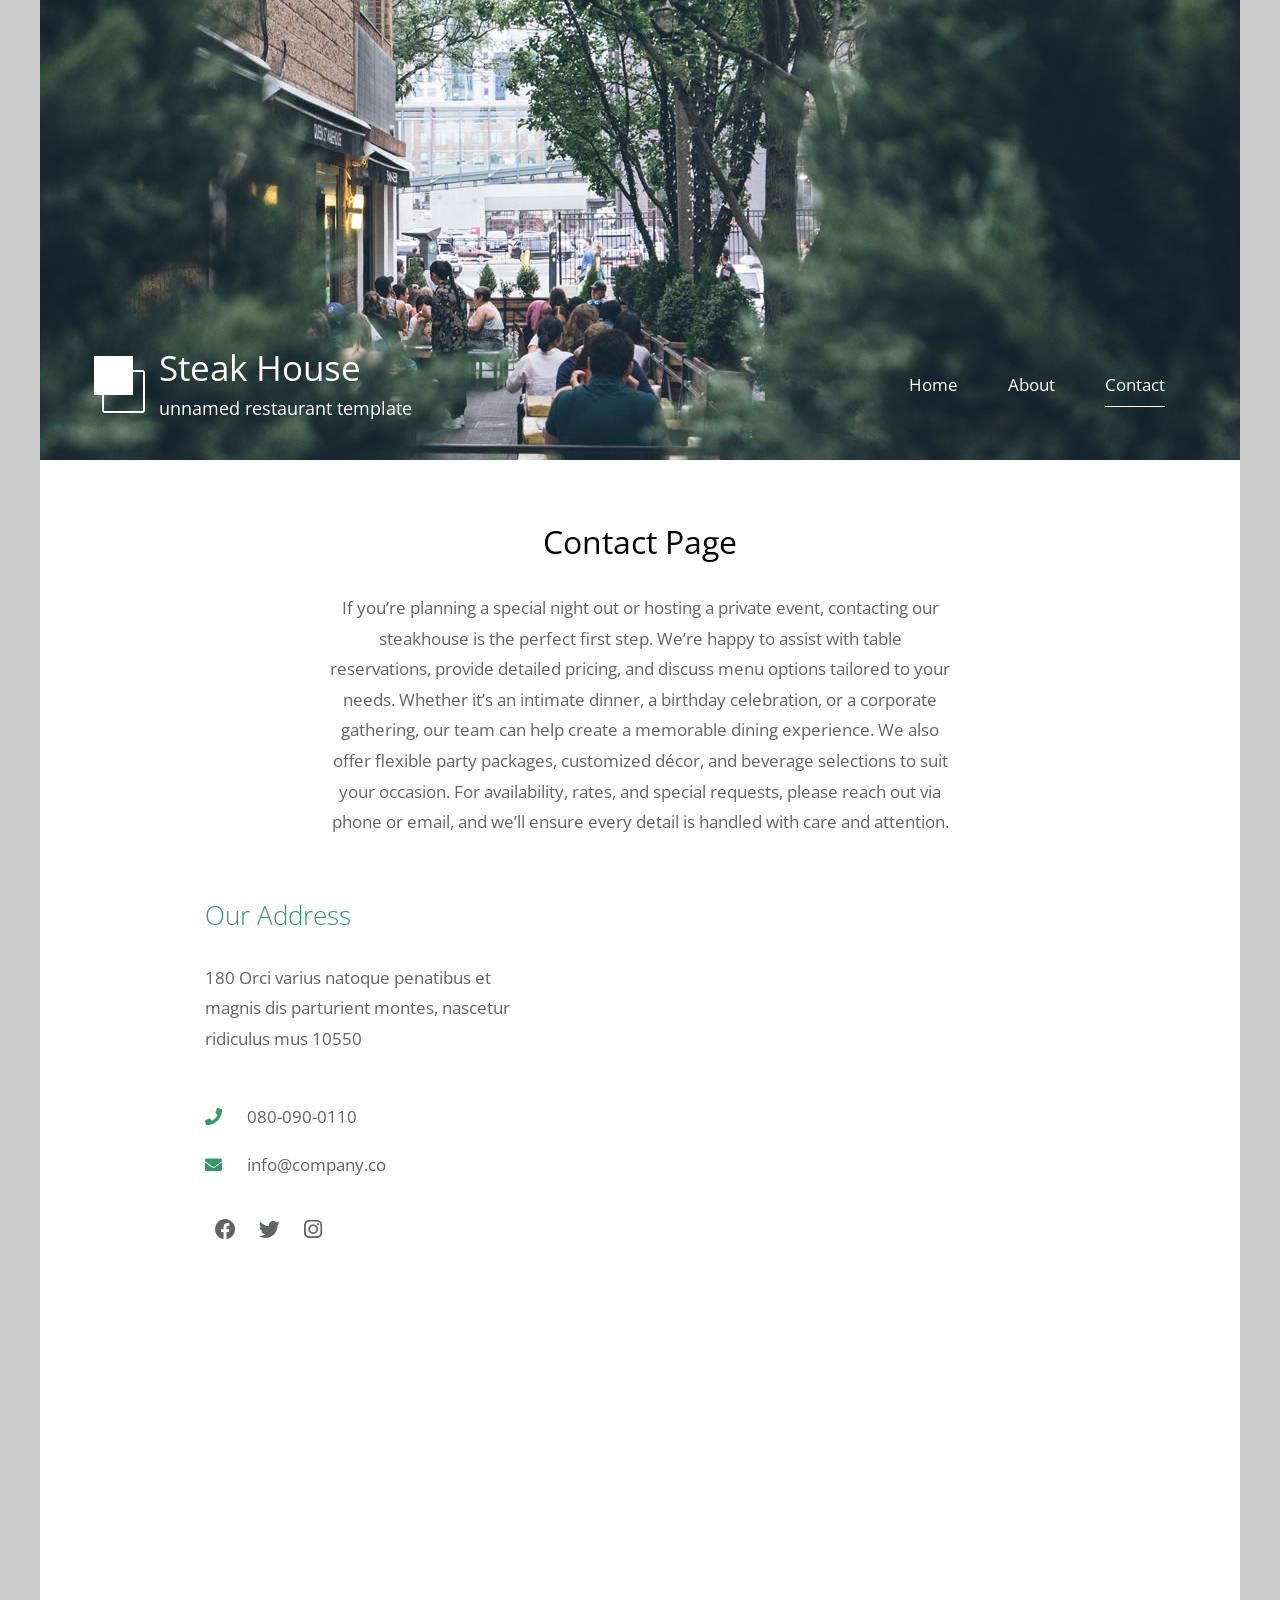
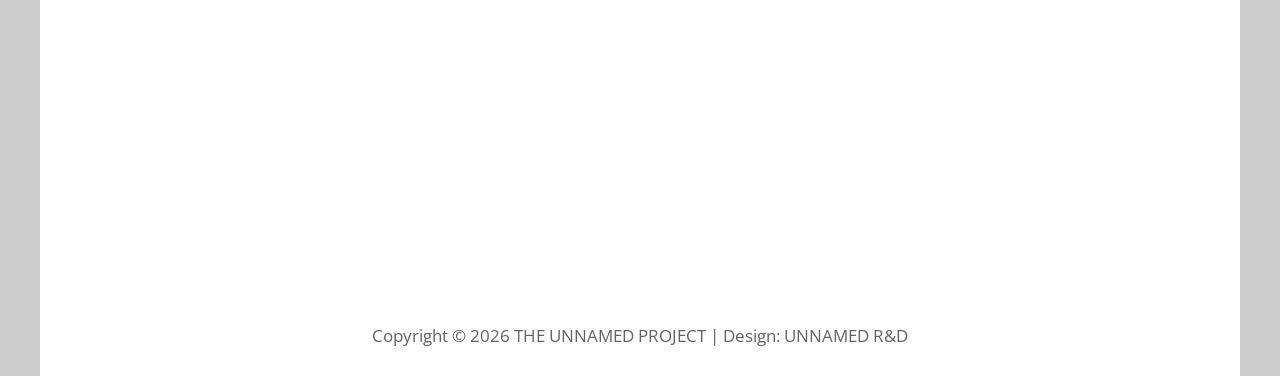
<file: UNNAMED RESTRO TEMPLATE/contact.html>
<!DOCTYPE html>
<html>

<head>
	<meta charset="UTF-8" />
    <meta name="viewport" content="width=device-width, initial-scale=1.0" />
    <meta http-equiv="X-UA-Compatible" content="ie=edge" />
    <title>Steak House - Contact Page</title>
    <link href="https://fonts.googleapis.com/css?family=Open+Sans:300,400" rel="stylesheet" />
    <link href="css/all.min.css" rel="stylesheet" />
	<link href="css/templatemo-style.css" rel="stylesheet" />
</head>
<!--

Simple House

https://templatemo.com/tm-539-simple-house

-->
<body> 

	<div class="container">
	<!-- Top box -->
		<!-- Logo & Site Name -->
		<div class="placeholder">
			<div class="parallax-window" data-parallax="scroll" data-image-src="img/simple-house-01.jpg">
				<div class="tm-header">
					<div class="row tm-header-inner">
						<div class="col-md-6 col-12">
							<img src="img/simple-house-logo.png" alt="Logo" class="tm-site-logo" /> 
							<div class="tm-site-text-box">
								<h1 class="tm-site-title">Steak House</h1>
								<h6 class="tm-site-description">unnamed restaurant template</h6>	
							</div>
						</div>
						<nav class="col-md-6 col-12 tm-nav">
							<ul class="tm-nav-ul">
								<li class="tm-nav-li"><a href="index.html" class="tm-nav-link">Home</a></li>
								<li class="tm-nav-li"><a href="about.html" class="tm-nav-link">About</a></li>
								<li class="tm-nav-li"><a href="contact.html" class="tm-nav-link active">Contact</a></li>
							</ul>
						</nav>	
					</div>
				</div>
			</div>
		</div>

		<main>
			<header class="row tm-welcome-section">
				<h2 class="col-12 text-center tm-section-title">Contact Page</h2>
				<p class="col-12 text-center">If you’re planning a special night out or hosting a private event, contacting our steakhouse is the perfect first step. We’re happy to assist with table reservations, provide detailed pricing, and discuss menu options tailored to your needs. Whether it’s an intimate dinner, a birthday celebration, or a corporate gathering, our team can help create a memorable dining experience. We also offer flexible party packages, customized décor, and beverage selections to suit your occasion. For availability, rates, and special requests, please reach out via phone or email, and we’ll ensure every detail is handled with care and attention.</p>
			</header>

			<div class="tm-container-inner-2 tm-contact-section">
				<div class="row">
					
					<div class="col-md-6">
						<div class="tm-address-box">
							<h4 class="tm-info-title tm-text-success">Our Address</h4>
							<address>
								180 Orci varius natoque penatibus et magnis dis parturient montes, nascetur ridiculus mus 10550
							</address>
							<a href="tel:080-090-0110" class="tm-contact-link">
								<i class="fas fa-phone tm-contact-icon"></i>080-090-0110
							</a>
							<a href="mailto:info@company.co" class="tm-contact-link">
								<i class="fas fa-envelope tm-contact-icon"></i>info@company.co
							</a>
							<div class="tm-contact-social">
								<a href="https://fb.com/templatemo" class="tm-social-link"><i class="fab fa-facebook tm-social-icon"></i></a>
								<a href="#" class="tm-social-link"><i class="fab fa-twitter tm-social-icon"></i></a>
								<a href="#" class="tm-social-link"><i class="fab fa-instagram tm-social-icon"></i></a>
							</div>
						</div>
					</div>
				</div>
			</div>
            
<!-- How to change your own map point
	1. Go to Google Maps
	2. Click on your location point
	3. Click "Share" and choose "Embed map" tab
	4. Copy only URL and paste it within the src="" field below
-->
			<div class="tm-container-inner-2 tm-map-section">
				<div class="row">
					<div class="col-12">
						<div class="tm-map">
							<iframe src="https://www.google.com/maps/embed?pb=!1m18!1m12!1m3!1d11196.961132529668!2d-43.38581128725845!3d-23.011063013218724!2m3!1f0!2f0!3f0!3m2!1i1024!2i768!4f13.1!3m3!1m2!1s0x9bdb695cd967b7%3A0x171cdd035a6a9d84!2sAv.%20L%C3%BAcio%20Costa%20-%20Barra%20da%20Tijuca%2C%20Rio%20de%20Janeiro%20-%20RJ%2C%20Brazil!5e0!3m2!1sen!2sth!4v1568649412152!5m2!1sen!2sth" frameborder="0" style="border:0;" allowfullscreen=""></iframe>
						</div>
					</div>
				</div>
			</div>
			<div class="tm-container-inner-2 tm-info-section">
				<div class="row">
					<!-- FAQ -->
					
				</div>
			</div>
		</main>

		<footer class="tm-footer text-center">
			<p>Copyright &copy; 2026 THE UNNAMED PROJECT
            
            | Design: <a rel="nofollow" href="http://unnamed.theworkpc.com">UNNAMED R&D</a></p>
		</footer>
	</div>
	<script src="js/jquery.min.js"></script>
	<script src="js/parallax.min.js"></script>
	<script>
		$(document).ready(function(){
			var acc = document.getElementsByClassName("accordion");
			var i;
			
			for (i = 0; i < acc.length; i++) {
			  acc[i].addEventListener("click", function() {
			    this.classList.toggle("active");
			    var panel = this.nextElementSibling;
			    if (panel.style.maxHeight) {
			      panel.style.maxHeight = null;
			    } else {
			      panel.style.maxHeight = panel.scrollHeight + "px";
			    }
			  });
			}	
		});
	</script>
</body>
</html>
</file>
<file: styles.css>
:root{
  --bg:#fbf7f2;            /* warm cream */
  --bg-2:#ffffff;          /* card surface */
  --fg:#1a1530;            /* deep ink */
  --muted:#6b6781;
  --line:rgba(26,21,48,.10);
  --accent:#ff5fa8;        /* pink */
  --accent-2:#5b6cff;      /* indigo */
  --accent-3:#1fc7a3;      /* mint */
  --accent-4:#ffb648;      /* warm yellow */
  --grad-hero:linear-gradient(120deg,#ff5fa8 0%,#5b6cff 45%,#1fc7a3 100%);
  --grad-bar:linear-gradient(90deg,#ff5fa8,#ffb648,#1fc7a3);
  --radius:14px;
  --maxw:1100px;
  --ease:cubic-bezier(.2,.7,.2,1);
}
*{box-sizing:border-box}
html,body{margin:0;padding:0;color:var(--fg);font-family:-apple-system,BlinkMacSystemFont,"Inter","Segoe UI",sans-serif;line-height:1.55;-webkit-font-smoothing:antialiased}
body{
  background:
    radial-gradient(1100px 650px at 85% -10%, rgba(91,108,255,.20), transparent 60%),
    radial-gradient(950px 550px at -10% 15%, rgba(255,95,168,.18), transparent 60%),
    radial-gradient(950px 700px at 50% 110%, rgba(31,199,163,.16), transparent 60%),
    var(--bg);
  background-attachment: fixed;
}
a{color:inherit;text-decoration:none}
img{max-width:100%;display:block}
::selection{background:var(--accent);color:#fff}

html{scroll-behavior:smooth}

/* Layout */
.container{max-width:var(--maxw);margin:0 auto;padding:0 24px}
main{padding-bottom:80px}

/* Nav */
.nav{position:sticky;top:0;z-index:20;display:flex;align-items:center;justify-content:space-between;
  padding:18px 24px;background:rgba(251,247,242,.75);backdrop-filter:blur(14px);border-bottom:1px solid var(--line)}
.brand{font-weight:600;letter-spacing:-.02em;font-size:18px}
.brand span{color:var(--accent)}
.nav nav a{margin-left:22px;font-size:14px;color:var(--muted);transition:color .25s var(--ease)}
.nav nav a:hover,.nav nav a.active{color:var(--fg)}

/* Hero */
.hero{position:relative;overflow:hidden;padding:120px 24px 140px;text-align:center}
.hero-inner{position:relative;max-width:820px;margin:0 auto;z-index:1}
.kicker{text-transform:uppercase;letter-spacing:.18em;font-size:11px;color:var(--muted);margin:0 0 18px}
h1{font-size:clamp(44px,7vw,84px);line-height:1.02;letter-spacing:-.03em;margin:0 0 22px;font-weight:600}
.grad{background:var(--grad-hero);-webkit-background-clip:text;background-clip:text;color:transparent;background-size:200% 200%;animation:shimmer 8s ease-in-out infinite}
@keyframes shimmer{0%,100%{background-position:0% 50%}50%{background-position:100% 50%}}
.lead{font-size:clamp(16px,1.6vw,18px);color:var(--muted);max-width:560px;margin:0 auto 32px}
.cta-row{display:flex;gap:12px;justify-content:center;flex-wrap:wrap}

/* Buttons */
.btn{display:inline-flex;align-items:center;gap:6px;padding:12px 20px;border-radius:999px;font-size:14px;
  border:1px solid var(--line);transition:transform .25s var(--ease),background .25s var(--ease),color .25s var(--ease);cursor:pointer}
.btn:hover{transform:translateY(-2px)}
.btn.primary{background:var(--grad-hero);background-size:180% 180%;color:#fff;border-color:transparent;font-weight:700;box-shadow:0 10px 28px -10px rgba(255,95,168,.55);transition:transform .25s var(--ease),background-position .5s var(--ease),box-shadow .25s var(--ease)}
.btn.primary:hover{background-position:100% 50%;box-shadow:0 14px 34px -10px rgba(91,108,255,.55)}
.btn.ghost{background:rgba(255,255,255,.6);color:var(--fg);backdrop-filter:blur(8px)}
.btn.ghost:hover{background:#fff}
.btn.block{display:flex;justify-content:center;width:100%;margin-top:16px}

/* Orbs */
.orb{position:absolute;border-radius:50%;filter:blur(90px);opacity:.55;pointer-events:none;animation:float 14s ease-in-out infinite}
.orb-1{width:380px;height:380px;background:var(--accent);top:-90px;left:-70px}
.orb-2{width:440px;height:440px;background:var(--accent-2);bottom:-130px;right:-90px;animation-delay:-7s}
.orb-3{position:absolute;width:300px;height:300px;border-radius:50%;filter:blur(90px);opacity:.45;background:var(--accent-3);top:30%;right:20%;animation:float 16s ease-in-out infinite;animation-delay:-3s;pointer-events:none}
@keyframes float{0%,100%{transform:translateY(0)}50%{transform:translateY(30px)}}

/* Cards grid */
.grid-3{display:grid;grid-template-columns:repeat(3,1fr);gap:18px;margin:40px auto}
@media(max-width:760px){.grid-3{grid-template-columns:1fr}}
.card{position:relative;padding:26px;border:1px solid var(--line);border-radius:var(--radius);background:linear-gradient(180deg,var(--bg-2),transparent);transition:transform .35s var(--ease),border-color .35s var(--ease),box-shadow .35s var(--ease);overflow:hidden}
.card::before{content:"";position:absolute;inset:0;border-radius:inherit;padding:1px;background:var(--grad-hero);-webkit-mask:linear-gradient(#000 0 0) content-box,linear-gradient(#000 0 0);-webkit-mask-composite:xor;mask-composite:exclude;opacity:0;transition:opacity .35s var(--ease);pointer-events:none}
.card:hover{transform:translateY(-4px);box-shadow:0 18px 40px -22px rgba(124,140,255,.55)}
.card:hover::before{opacity:.9}
.card:nth-child(3n+1) h3{color:var(--accent)}
.card:nth-child(3n+2) h3{color:var(--accent-2)}
.card:nth-child(3n+3) h3{color:var(--accent-3)}
.card h3{margin:0 0 8px;font-weight:600;letter-spacing:-.01em}
.card p{margin:0;color:var(--muted);font-size:14px}

/* Bands */
.band{padding:80px 24px;text-align:center}
.band h2{font-size:clamp(28px,4vw,42px);letter-spacing:-.02em;margin:0 0 10px;font-weight:600}
.muted{color:var(--muted)}
.small{font-size:12px}

/* Page heads */
.page-head{padding:80px 0 30px;text-align:center;max-width:680px;margin:0 auto}
.page-head h1{font-size:clamp(40px,6vw,68px)}

/* Estimator */
.estimator{margin:60px auto;border:1px solid var(--line);border-radius:20px;padding:36px;background:rgba(255,255,255,.78);backdrop-filter:blur(10px);box-shadow:0 20px 50px -30px rgba(26,21,48,.25)}
.est-head{text-align:center;margin-bottom:28px}
.est-head h2{font-size:clamp(26px,3.5vw,38px);letter-spacing:-.02em;margin:6px 0 6px;font-weight:600}
.est-grid{display:grid;grid-template-columns:1.4fr 1fr;gap:28px}
@media(max-width:760px){.est-grid{grid-template-columns:1fr}}
.field{display:flex;flex-direction:column;gap:8px;margin-bottom:16px;font-size:13px;color:var(--muted)}
.field.full{grid-column:1/-1}
.field input,.field select,.field textarea{
  background:#fff;color:var(--fg);border:1px solid var(--line);border-radius:10px;padding:12px 14px;font:inherit;outline:none;
  transition:border-color .2s var(--ease),box-shadow .2s var(--ease)}
.field input:focus,.field select:focus,.field textarea:focus{border-color:var(--accent-2);box-shadow:0 0 0 3px rgba(124,140,255,.22)}
.field input[type=range]{padding:0;background:transparent;border:none;accent-color:var(--accent)}
.addons{border:1px dashed var(--line);border-radius:12px;padding:16px;margin:0}
.addons legend{padding:0 6px;font-size:12px;color:var(--muted);text-transform:uppercase;letter-spacing:.15em}
.addons label{display:flex;align-items:center;gap:10px;padding:8px 0;font-size:14px;color:var(--fg);cursor:pointer}
.addons em{margin-left:auto;color:var(--muted);font-style:normal;font-size:12px}
.addons input[type=checkbox]{accent-color:var(--accent);width:16px;height:16px}

.est-result{position:sticky;top:90px;align-self:start;border:1px solid var(--line);border-radius:16px;padding:24px;background:#fff;text-align:center;box-shadow:0 14px 36px -22px rgba(26,21,48,.25)}
.price{font-size:64px;letter-spacing:-.04em;font-weight:700;margin:6px 0 14px;display:flex;justify-content:center;align-items:flex-start;gap:2px}
.price .currency{font-size:24px;color:var(--muted);margin-top:14px}
#total{transition:transform .25s var(--ease);display:inline-block;color:black}
.bar{height:6px;background:rgba(26,21,48,.08);border-radius:99px;overflow:hidden;margin:6px 0 12px}
.bar-fill{height:100%;width:0;background:var(--grad-bar);transition:width .4s var(--ease)}
.price{background:var(--grad-hero);-webkit-background-clip:text;background-clip:text;color:transparent}
.price .currency{-webkit-text-fill-color:var(--muted)}

/* Contact */
.contact{display:grid;grid-template-columns:1fr 1fr;gap:18px;max-width:780px;margin:40px auto 80px}
@media(max-width:640px){.contact{grid-template-columns:1fr}}
.contact .full,.contact button,.contact > p{grid-column:1/-1}
.contact button{justify-self:start}

/* Footer */
.foot{display:flex;justify-content:space-between;align-items:center;padding:24px;border-top:1px solid var(--line);color:var(--muted);font-size:13px;flex-wrap:wrap;gap:10px}
.foot a:hover{color:var(--fg)}

/* Reveal anim */
.reveal{opacity:0;transform:translateY(20px);transition:opacity .8s var(--ease),transform .8s var(--ease)}
.reveal.in{opacity:1;transform:none}

/* Hide any stray Lovable badge if injected */
[data-lovable-badge],#lovable-badge,a[href*="lovable.dev"][target="_blank"][class*="badge" i]{display:none!important}

/* About blurb */
.about{max-width:760px;text-align:center;padding:60px 24px 20px}
.kicker.center{text-align:center}
.about-title{font-size:clamp(26px,3.6vw,38px);letter-spacing:-.02em;margin:6px 0 18px;font-weight:600}
.about-text{color:var(--muted);font-size:17px;line-height:1.7}
.about-text strong{color:var(--fg)}
</file>
<file: UNNAMED RESTRO TEMPLATE/css/templatemo-style.css>
/*

Simple House

https://templatemo.com/tm-539-simple-house

*/

ul, nav, body, h1, h2, h4, h6, p, figure {
  margin: 0;
  padding: 0;
}

a, button { transition: all 0.3s ease; }

/* Bootstrap grid system  */

html {
  box-sizing: border-box;
  -ms-overflow-style: scrollbar;
}

*,
*::before,
*::after {
  box-sizing: inherit;
}

.container {
  width: 100%;
  max-width: 1200px;
  margin-right: auto;
  margin-left: auto;
}

.tm-container-inner,
.tm-container-inner-2 {
  padding-left: 15px;
  padding-right: 15px;
}

.row {
  display: -ms-flexbox;
  display: flex;
  -ms-flex-wrap: wrap;
  flex-wrap: wrap;
  margin-left: -15px;
  margin-right: -15px;
}

.col-lg-3,
.col-lg-4,
.col-lg-6,
.col-md-4,
.col-md-6,
.col-sm-6, 
.col-12 {
  position: relative;
  width: 100%;
  padding-right: 15px;
  padding-left: 15px;
}

.col-12 {
  -ms-flex: 0 0 100%;
  flex: 0 0 100%;
  max-width: 100%;
}

@media (min-width: 576px) {
  .col-sm-6 {
    -ms-flex: 0 0 50%;
    flex: 0 0 50%;
    max-width: 50%;
  }
}

@media (min-width: 768px) {
  .col-md-4 {
    -ms-flex: 0 0 33.333333%;
    flex: 0 0 33.333333%;
    max-width: 33.333333%;
  }
  
  .col-md-6 {
    -ms-flex: 0 0 50%;
    flex: 0 0 50%;
    max-width: 50%;
  }
}

@media (min-width: 992px) {
  .col-lg-3 {
    -ms-flex: 0 0 25%;
    flex: 0 0 25%;
    max-width: 25%;
  }
  
  .col-lg-4 {
    -ms-flex: 0 0 33.333333%;
    flex: 0 0 33.333333%;
    max-width: 33.333333%;
  }
  
  .col-lg-6 {
    -ms-flex: 0 0 50%;
    flex: 0 0 50%;
    max-width: 50%;
  }
}

/*
  primary: #2D99CC
  success: #319966
  danger: #993332
*/

.tm-btn {
  display: inline-block;
  font-size: 1rem;
  width: auto;
  padding: 10px 30px;
  text-decoration: none;
  cursor: pointer;
  border: 0;
}

.tm-btn-default {
  border: 1px solid #ccc;
  background-color: transparent;
  color: #626364;
}

.tm-btn-default:hover,
.tm-btn-default:focus {
  color: white;
  background-color: #98999A;
}

.tm-btn-primary {
  background-color: #2D99CC;
  color: white;
}

.tm-btn-primary:hover,
.tm-btn-primary:focus {
  background-color: #1b6f96;
}

.tm-btn-success {
  background-color: #319966;
  color: white;
}

.tm-btn-success:hover,
.tm-btn-success:focus {
  background-color: #1d6e46;
}

.tm-btn-danger {
  background-color: #993332;
  color: white;
}

.tm-btn-danger:hover,
.tm-btn-danger:focus {
  background-color: #752423;
}

.tm-mb-45 {
  margin-bottom: 45px;
}

.tm-mb-p {
    margin-bottom: 20px;
}

.tm-text-success {
  color: #319966;
}

.text-center {
  text-align: center;
}

.hidden {
  display: none !important;
}

.img-fluid {
  max-width: 100%;
  height: auto;
}

body {
  font-family: 'Open Sans', Arial, sans-serif;
  font-size: 17px;
  background-color: #ccc;
  overflow-x: hidden;
}

.container {
  background-color: white;
}

p, address {
  color: #626364;
  line-height: 1.8;
}

/* Set width and height in JS */
.placeholder {
  width: 100%;
  min-height: 460px;
  background-color: #556E5B;
}

.placeholder-2 {
  width: 100%;
  min-height: 220px;
  background-color: #CFBEA5;
  position: relative;
  z-index: 998;
}

.parallax-window {
  min-height: 460px;
  background: transparent;
  position: relative;
}

.parallax-window-2 {
  min-height: 220px;
  width: 100%;
  margin-left: auto;
  margin-right: auto;
  background: transparent;
  position: relative;
}

.parallax-mirror {
  z-index: 999 !important;
}

.tm-header {
  position: absolute;
  bottom: 0;
  left: 0;
  width: 100%;
  color: white;
  z-index: 1000;
}

.tm-header-inner {
  padding: 40px 50px;
}

@media (max-width: 991px) {
  .tm-header-inner {
    padding: 30px 15px;
  }
}

.tm-site-logo {
  display: inline-block;
  margin-right: 5px;
}

.tm-site-text-box {
  display: inline-block;
}

.tm-site-title {
  font-size: 2.2rem;
  font-weight: 400;
  margin-bottom: 5px;
}

.tm-site-description {
  font-size: 1.1rem;
  font-weight: 400;
}

.tm-nav {
  text-align: right;
  margin-top: 30px;
}

.tm-nav-ul {
  display: flex;
  justify-content: flex-end;
}

.tm-nav-li {
  list-style: none;
  display: block;
  margin-bottom: 0;
  padding-right: 25px;
  padding-left: 25px;
}

@media (max-width: 991px) {
  .tm-nav-li {
    padding-right: 15px;
    padding-left: 15px;
  }
}

.tm-nav-link {
  color: white;
  text-decoration: none;
  padding-bottom: 10px;
}

.tm-nav-link.active,
.tm-nav-link:hover {
  border-bottom: 1px solid white;
}

.tm-welcome-section {
  margin: 60px auto;
  max-width: 655px;
}

.tm-section-title {
  font-size: 2rem;
  font-weight: 400;
  margin-bottom: 30px;
}

.tm-gallery {
  margin-bottom: 80px;
}

.tm-gallery-page {
  max-width: 280px;
  margin-left: auto;
  margin-right: auto;
  display: -ms-flexbox;
  display: flex;
  -ms-flex-wrap: wrap;
  flex-wrap: wrap;
}

.tm-gallery-description {
  font-size: 0.95rem;
}

.tm-section,
.tm-container-inner,
.tm-container-inner-2 {
  margin-left: auto;
  margin-right: auto;
}

/* Small devices (landscape phones, 576px and up) */
@media (min-width: 576px) {
  .tm-gallery-page {
    max-width: 560px;
  }
}

/* Medium devices (tablets, 768px and up) */
@media (min-width: 768px) {
  .tm-gallery-page,
  .tm-section,
  .tm-container-inner,
  .tm-container-inner-2 {
    max-width: 840px;
  }
}

/* Large devices (desktops, 992px and up) */
@media (min-width: 992px) {
  .tm-gallery-page,
  .tm-section {
    max-width: 1120px;
  }
  
  .tm-container-inner {
    max-width: 1120px;
  }
  
  .tm-container-inner-2 {
    max-width: 900px;
  }
}

.tm-gallery-item {
  max-width: 280px;
}

.tm-gallery-img {
  margin-bottom: 20px;
}

.tm-gallery-title {
  font-size: 1.3rem;
  font-weight: 400;
  color: #1A6692;
  margin-bottom: 15px;
}

.tm-gallery-description {
  margin-bottom: 20px;
}

.tm-gallery-price {
  font-size: 1.25rem;
  color: #2F956D;
  margin-bottom: 60px;
}

.tm-paging-links {
  text-align: center;
  margin-bottom: 40px;
}

.tm-paging-item {
  list-style: none;
  display: inline-block;
  border: 1px solid #2F956D;
  margin: 7px;
}

.tm-paging-link {
  padding: 10px 30px;
  display: flex;
  align-items: center;
  justify-content: center;
  text-decoration: none;
  color: #2F956D;
  background-color: transparent;
}

.tm-paging-link.active,
.tm-paging-link:hover {
  background-color: #2F956D;
  color: white;
}

.tm-description-figure {
  text-align: center;  
}

.tm-description-box {
  margin-left: auto;
  margin-right: auto;
}

.tm-description-box {
  padding-left: 0;
  padding-right: 0;
  display: flex;
  flex-direction: column;
  margin-top: 30px;
  max-width: 530px;
}

@media (min-width: 768px) {
  .tm-description-box {
    padding-left: 5px;
    padding-right: 40px;
    margin-top: 0;
  }
}

.tm-right {
  align-self: flex-end;
}

.tm-footer {
  padding: 25px 15px;
  margin-top: 40px;
}

.tm-footer a {
  color: #626364;
  text-decoration: none;
}

.tm-footer a:hover {
  color: #1A6692;
}

/* About */
.tm-persons {
  margin-bottom: 20px;
}

.tm-person {
  display: flex;
  flex-direction: column;
  align-items: center;
  justify-content: center;
  margin-bottom: 60px;
}

@media (min-width: 420px) {
  .tm-person {
    flex-direction: row;
  }
}

.tm-person-description {
  padding-left: 20px;
  padding-right: 20px;
}

.tm-person-name {
  font-size: 1.6rem;
  font-weight: 300;
  color: #09C;
  margin-bottom: 5px;
  margin-top: 15px;
}

@media (min-width: 420px) {
  .tm-person-name {
    margin-top: 0;
  }
}

.tm-person-title {
  color: #C39;
  margin-bottom: 20px;
}

.tm-person-about {
  margin-bottom: 20px;
}

.tm-social-link {
  color: #626364;
  display: inline-block;
  border-radius: 1px;
  background-color: transparent;
  font-size: 1.3rem;
  text-decoration: none;
  width: 40px;
  height: 40px;
  margin-right: 0;
  margin-bottom: 15px;
}

.tm-social-link:hover {
  color: white;
  background-color: #626364;
}

.tm-social-icon {
  display: flex;
  align-items: center;
  justify-content: center;
  width: 100%;
  height: 100%;
}

.tm-feature {
  text-align: center;
  padding: 45px 20px;
}

.tm-feature-icon {
  color: #9f9c9c;
  margin-bottom: 65px;
}

.tm-feature-description {
  margin-bottom: 35px;
  font-size: 1rem;
}

.tm-features {
  margin-top: 35px;
}

.tm-history {
  margin-top: 45px;
}

.tm-history-inner {
  display: flex;
  align-items: center;
  justify-content: center;
  flex-direction: column;
}

.tm-history-img {
  max-width: 100%;
}

@media (min-width: 768px) {
 .tm-history-img {
    max-width: 50%;
  }
  
  .tm-history-inner {
    flex-direction: row;
  }
}

.tm-history-title {
  font-size: 1.6rem;
  font-weight: 300;
  color: #1A6692;
  margin-bottom: 30px;
}

.tm-history-text {
  max-width: 480px;
  margin: 15px auto 0;
}

.tm-history-description {
  margin-bottom: 40px;
}

@media (min-width: 768px) {
 .tm-history-text {
    max-width: auto;
    margin: 0 auto 0 35px;
  } 
}

/* Contact Page */
.tm-contact-form {
  max-width: 100%;
}

@media (min-width: 768px) {
 .tm-contact-form {
    max-width: 310px;
  } 
}

.tm-d-flex {
  display: flex;
  flex-direction: column;
}

.tm-btn-right {
  align-self: flex-end;
}

.form-group {
  margin-bottom: 30px;
}

.form-control {
  display: block;
  width: 100%;
  padding: 0.375rem 0.75rem;
  font-size: 1.1rem;
  font-weight: 400;
  line-height: 1.5;
  color: #626364;
  background-color: #fff;
  background-clip: padding-box;
  border: 1px solid #ced4da;
  border-right: 0;
  border-top: 0;
  border-left: 0;
  border-radius: 0;
  transition: border-color 0.15s ease-in-out, box-shadow 0.15s ease-in-out;
}

.form-control::-ms-expand {
  background-color: transparent;
  border: 0;
}

.form-control:focus {
  color: #495057;
  background-color: #fff;
  border-color: #80bdff;
  outline: 0;
  box-shadow: 0 0 0 0.2rem rgba(0, 123, 255, 0.25);
}

.form-control::-webkit-input-placeholder {
  color: #6c757d;
  opacity: 1;
}

.form-control::-moz-placeholder {
  color: #6c757d;
  opacity: 1;
}

.form-control:-ms-input-placeholder {
  color: #6c757d;
  opacity: 1;
}

.form-control::-ms-input-placeholder {
  color: #6c757d;
  opacity: 1;
}

.form-control::placeholder {
  color: #6c757d;
  opacity: 1;
}

.tm-info-title {
  font-size: 1.6rem;
  font-weight: 300;
  margin-bottom: 30px;
}

address {
  font-style: normal;
  margin-bottom: 50px;
}

.tm-address-box {
  max-width: 100%;
}

@media (min-width: 768px) {
 .tm-address-box {
    max-width: 315px;
  } 
}

.tm-contact-icon {
  display: inline-block;
  margin-right: 25px;
  color: #319966;
}

.tm-contact-link {
  display: inline-block;
  color: #626364;
  margin-bottom: 25px;
  text-decoration: none;
}

.tm-contact-social {
  margin-top: 10px;
}

.tm-map {
  max-width: 900px;
  height: 450px;
  width: 100%;
  margin-left: auto;
  margin-right: auto;
}

.tm-map iframe {
  width: 100%;
  height: 100%;
}

.tm-contact-section {
  padding-bottom: 30px;
}

.tm-map-section {
  padding-top: 40px;
  padding-bottom: 40px;
}

.tm-info-section {
  padding-top: 30px;
}

.tm-faq {
  max-width: 650px;
  margin-left: auto;
  margin-right: auto;
}

.tm-accordion {
  padding-top: 40px;
}

/* https://www.w3schools.com/howto/howto_js_accordion.asp */
/* Style the buttons that are used to open and close the accordion panel */
.accordion {
  font-size: 1.2rem;
  font-family: 'Open Sans', Helevetica, Arial, sans-serif;
  color: #999;
  background-color: transparent;
  border: 1px solid #d0d0d0;
  margin-bottom: 17px;
  margin-top: 17px;
  cursor: pointer;
  padding: 10px 20px 6px;
  width: 100%;
  text-align: left;
  outline: none;
  transition: 0.4s;
}

/* Add a background color to the button if it is clicked on (add the .active class with JS), and when you move the mouse over it (hover) */
.accordion.active, .accordion:hover {
  color: #09C;
}

@keyframes changeIcon {
  0% {
    content: '\f0d9';
  }
  50% {
    color: white;
  }
  100% {
    content: "\f0d7";
  }
}

@keyframes changeIconBack {
  0% {
    content: '\f0d7';
  }
  50% {
    color: white;
  }
  100% {
    content: "\f0d9";
  }
}

.accordion:after {
  font-family: 'Font Awesome 5 Free';
  font-weight: 900;
  animation: changeIconBack 0.3s linear;
  content: '\f0d9';
  font-size: 2rem;
  color: #999;
  float: right;
  margin-left: 5px;
}

.accordion.active:after {
  animation: changeIcon 0.3s linear;
  content: '\f0d7';
}

/* Style the accordion panel. Note: hidden by default */
.panel {
  background-color: white;
  max-height: 0;
  overflow: hidden;
  transition: max-height 0.2s ease-out;
}

.panel p {
  padding: 5px 20px 30px;
}
</file>
